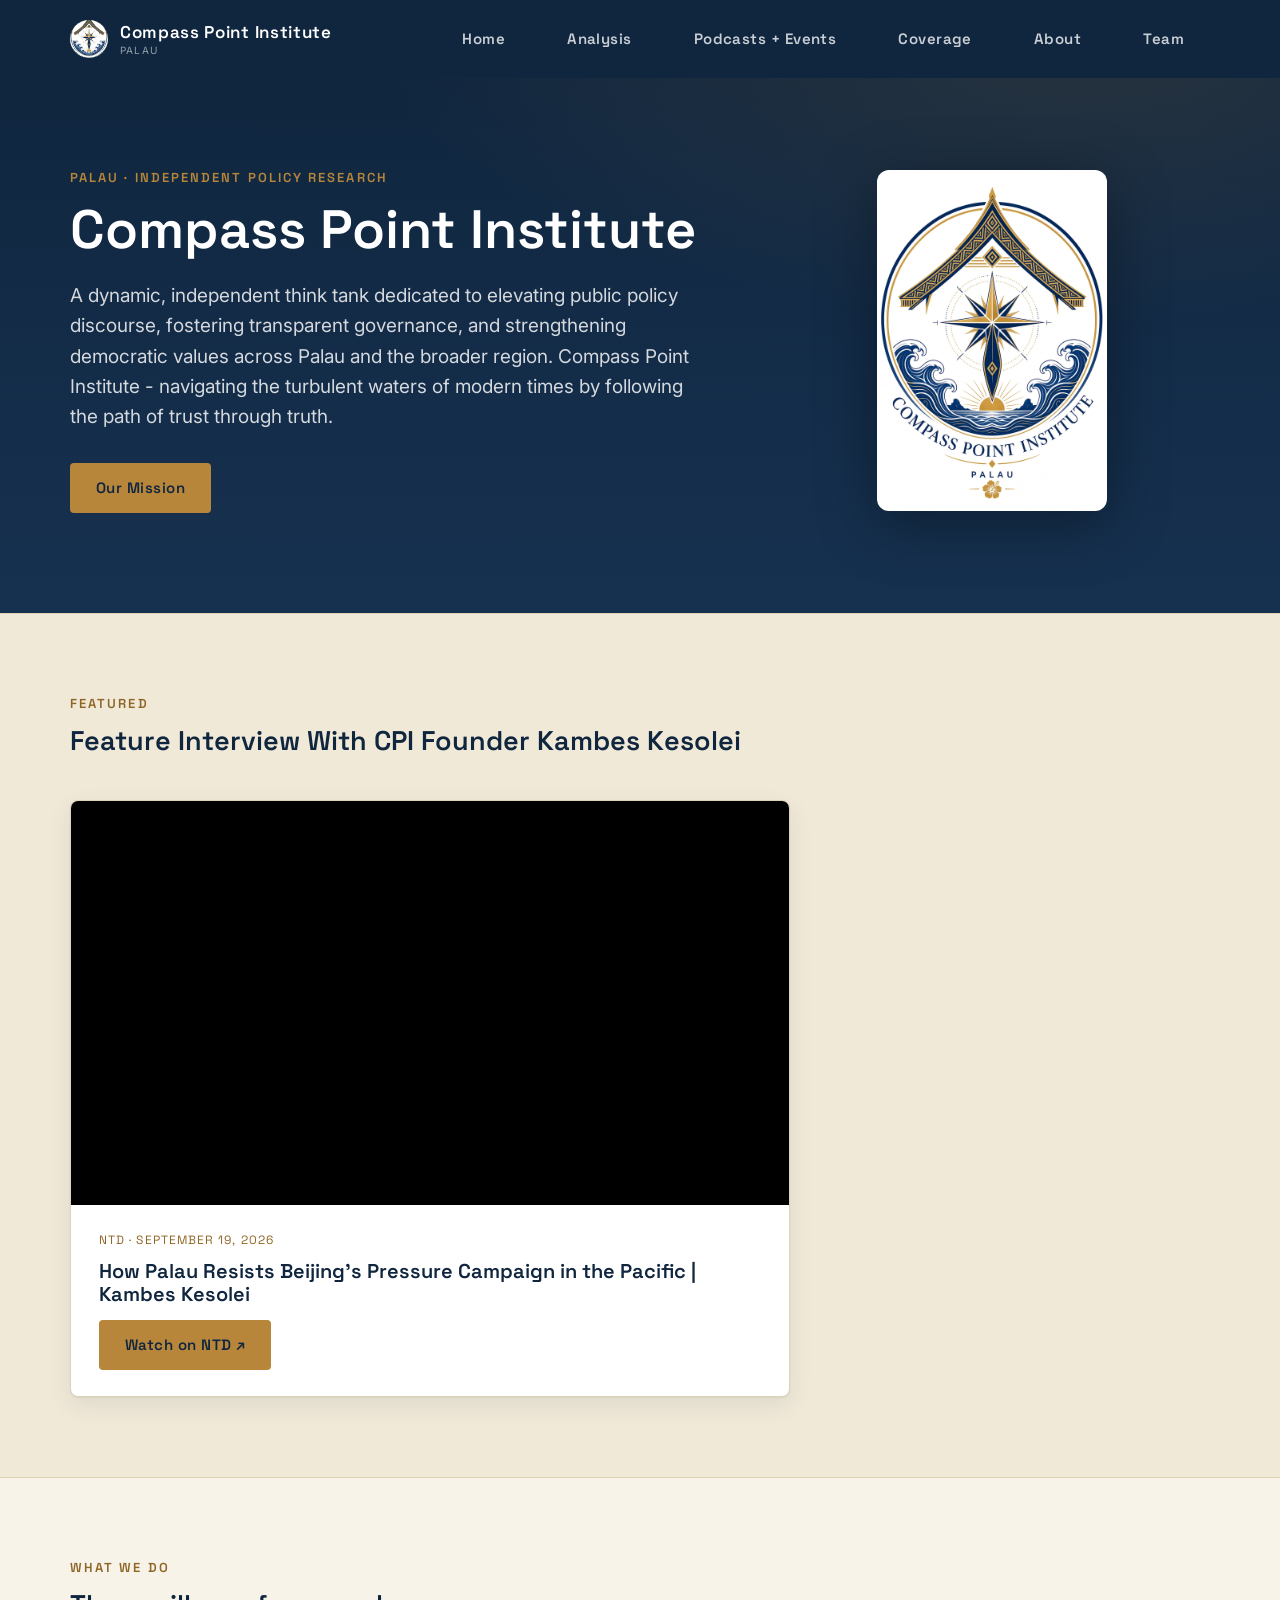
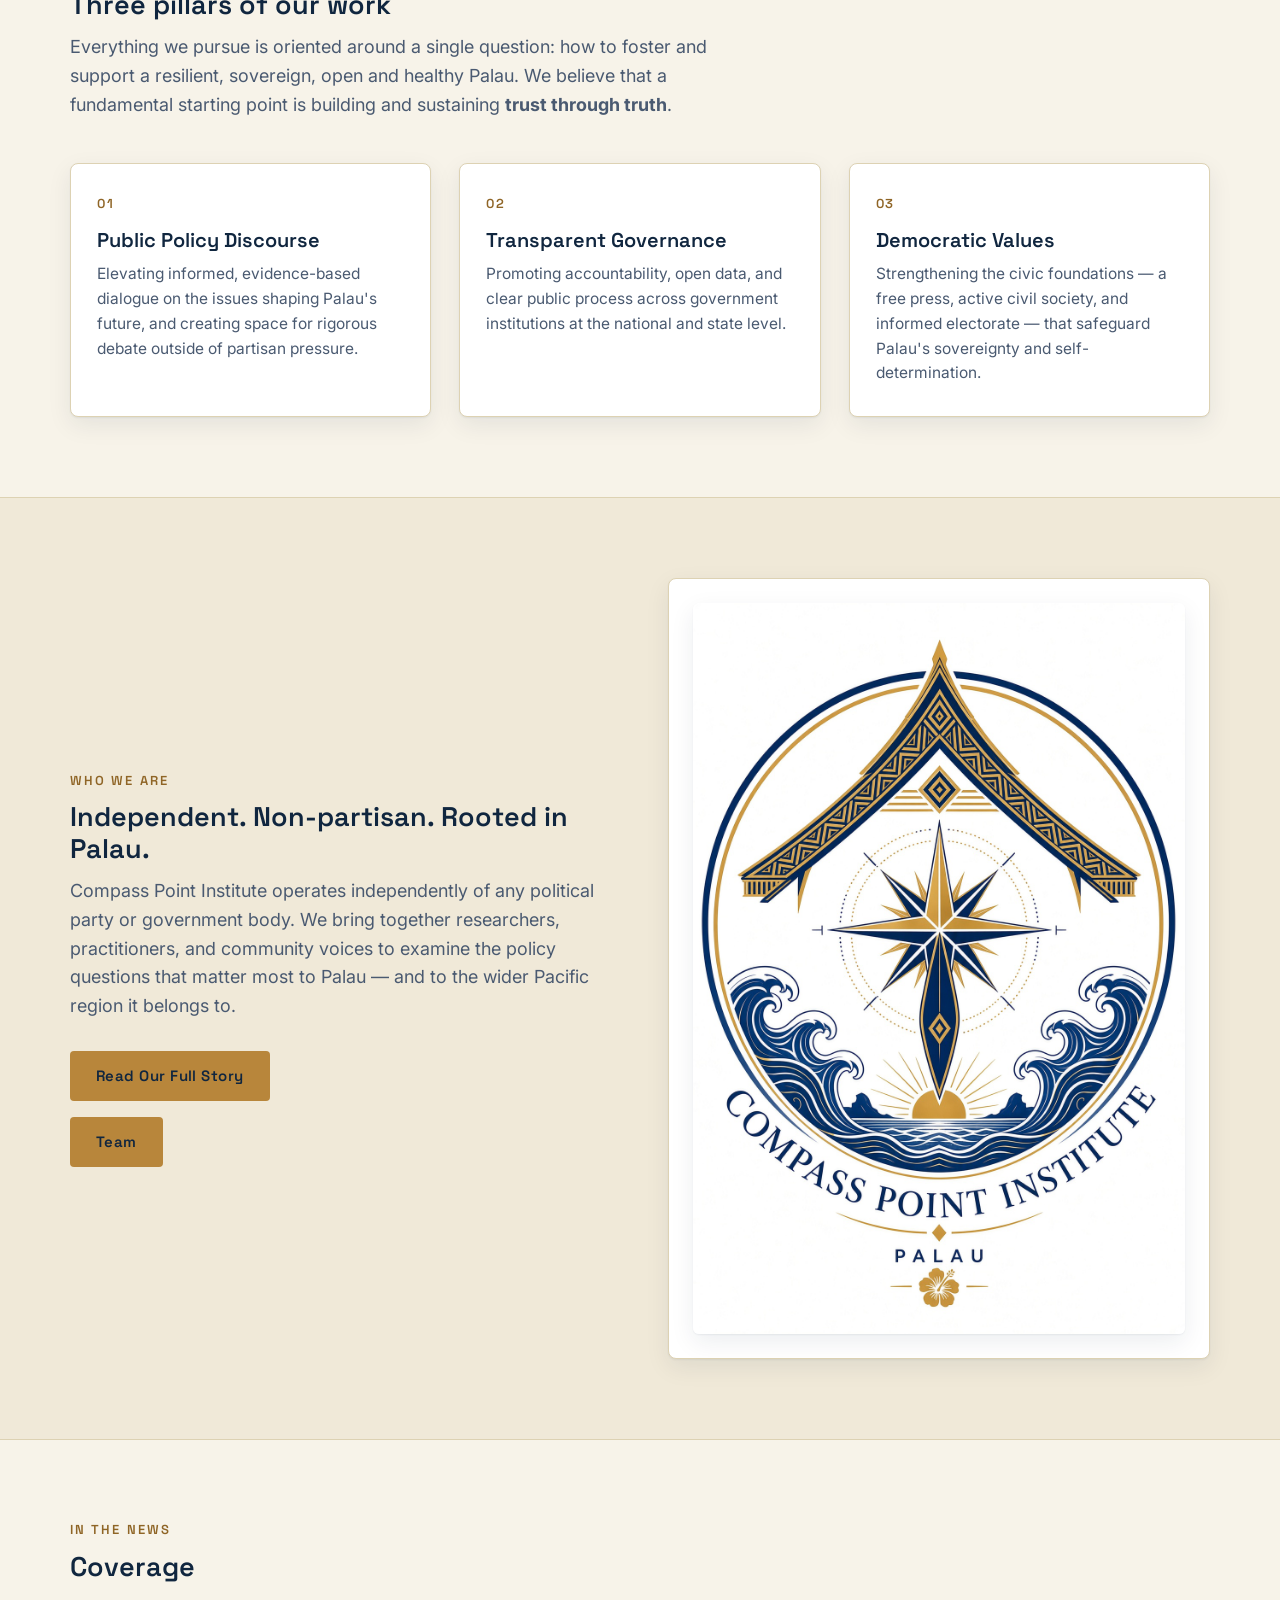
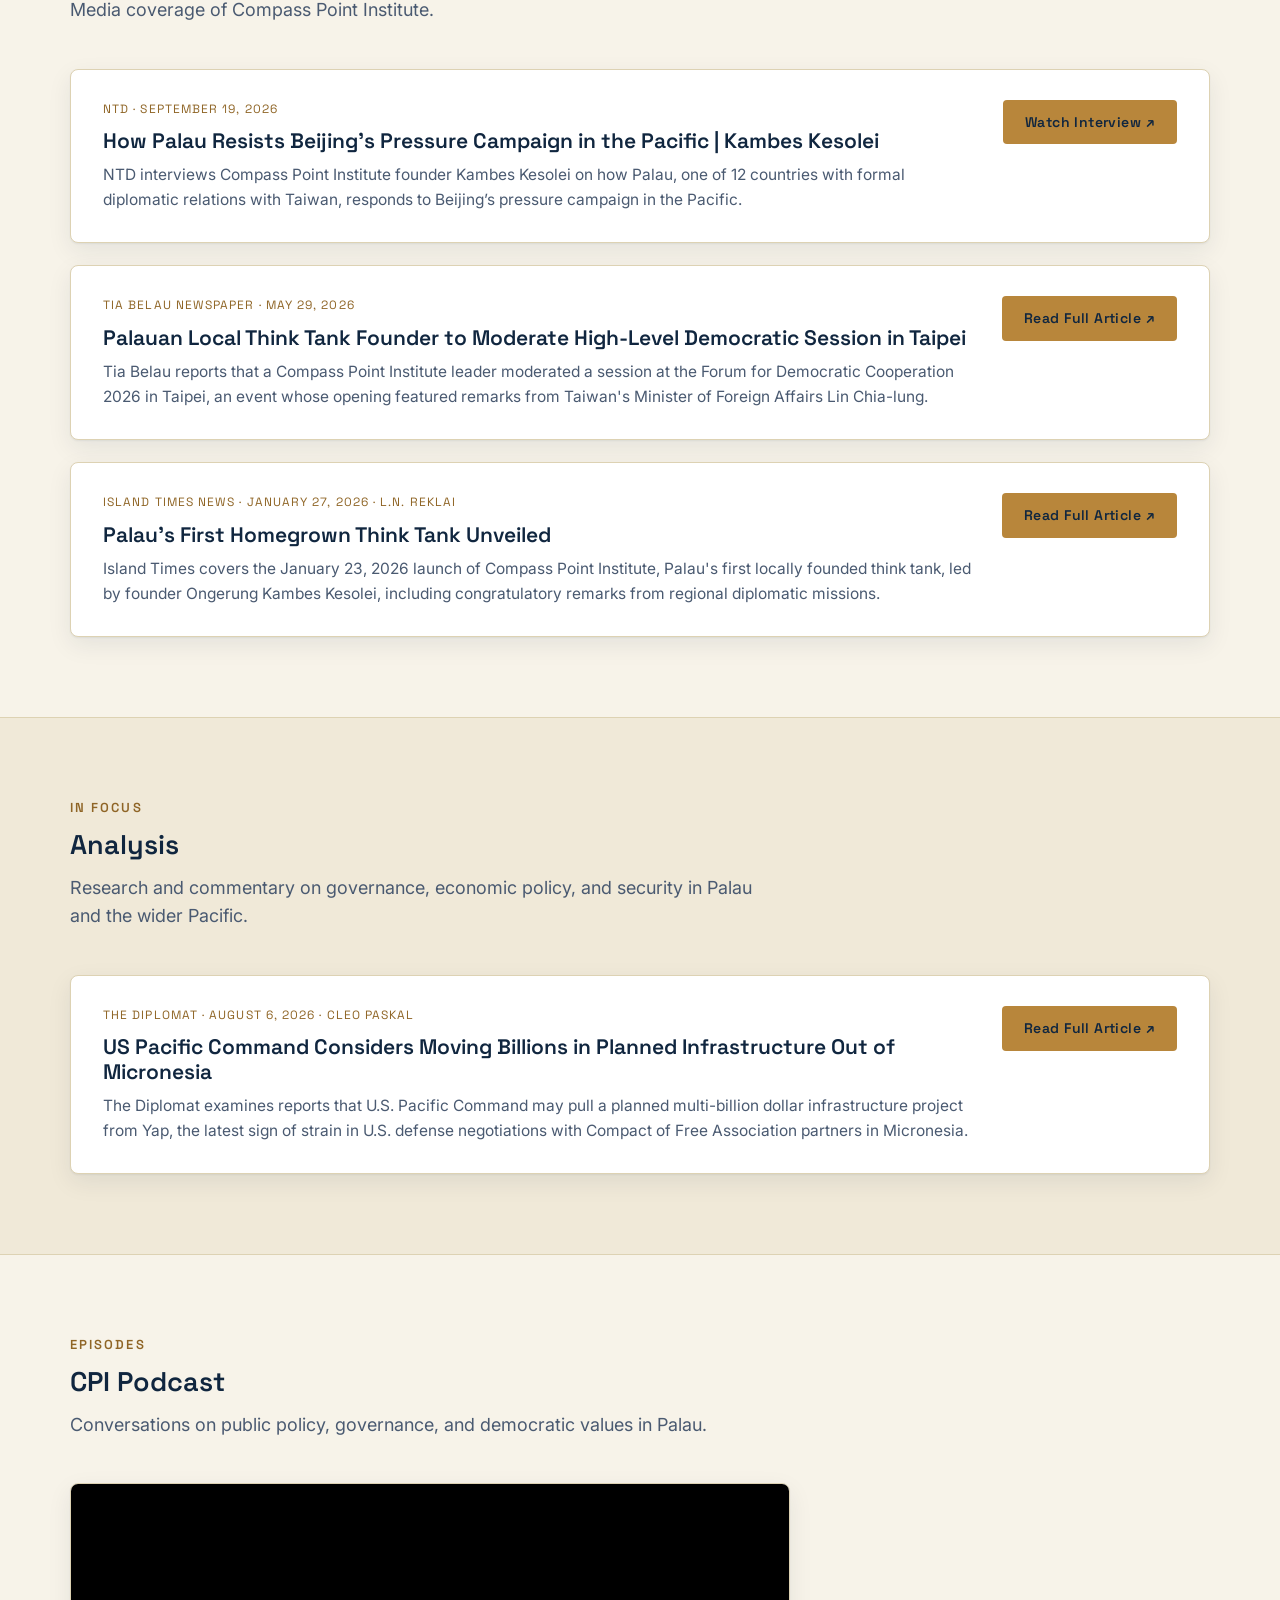
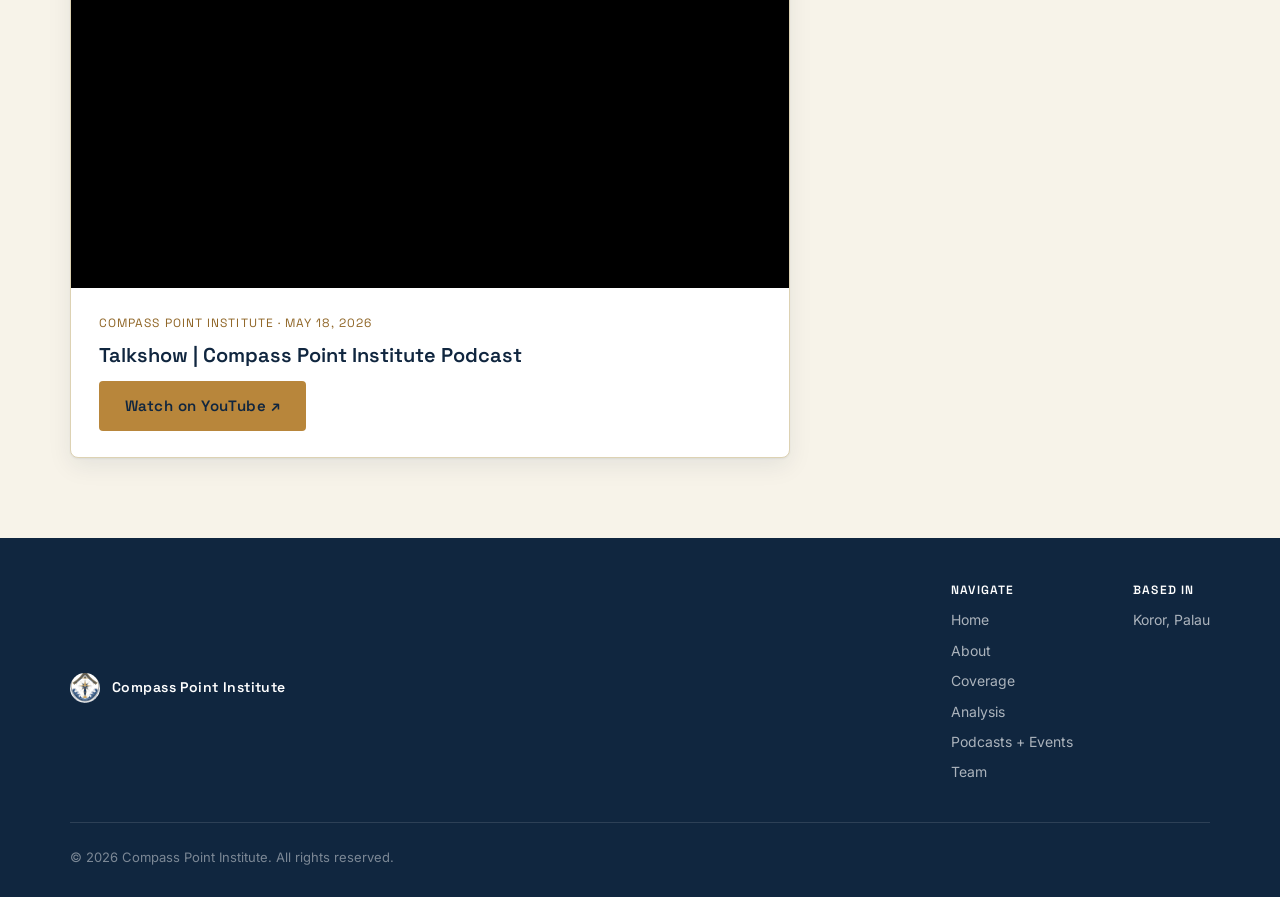
<file: index.html>
<!DOCTYPE html>
<html lang="en">
<head>
<meta charset="UTF-8">
<meta name="viewport" content="width=device-width, initial-scale=1.0">
<title>Compass Point Institute</title>
<meta name="description" content="Compass Point Institute is a dynamic, independent think tank based in Palau, dedicated to elevating public policy discourse, fostering transparent governance, and strengthening democratic values.">
<link rel="icon" type="image/jpeg" href="assets/logo.jpg">
<link rel="preconnect" href="https://fonts.googleapis.com">
<link href="https://fonts.googleapis.com/css2?family=Space+Grotesk:wght@500;600;700&family=Inter:wght@400;500;600&display=swap" rel="stylesheet">
<link rel="stylesheet" href="styles.css">
</head>
<body>

<nav class="site-nav">
  <div class="wrap site-nav-inner">
    <a href="index.html" class="brand">
      <img src="assets/logo.jpg" alt="Compass Point Institute emblem">
      <span class="brand-text">Compass Point Institute<small>Palau</small></span>
    </a>
    <button class="nav-toggle" aria-label="Toggle menu">&#9776;</button>
    <ul class="nav-links">
      <li><a href="index.html" class="btn btn-gold nav-btn">Home</a></li>
      <li><a href="analysis.html" class="btn btn-gold nav-btn">Analysis</a></li>
      <li><a href="podcast.html" class="btn btn-gold nav-btn">Podcasts + Events</a></li>
      <li><a href="#coverage" class="btn btn-gold nav-btn">Coverage</a></li>
      <li><a href="about.html" class="btn btn-gold nav-btn">About</a></li>
      <li><a href="team.html" class="btn btn-gold nav-btn">Team</a></li>
    </ul>
  </div>
</nav>

<header class="hero">
  <div class="wrap">
    <div>
      <span class="eyebrow">Palau &middot; Independent Policy Research</span>
      <h1>Compass Point Institute</h1>
      <p class="lede">A dynamic, independent think tank dedicated to elevating public policy discourse, fostering transparent governance, and strengthening democratic values across Palau and the broader region. Compass Point Institute - navigating the turbulent waters of modern times by following the path of trust through truth.</p>
      <div class="cta-row">
        <a href="about.html" class="btn btn-gold">Our Mission</a>
      </div>
    </div>
    <div class="hero-emblem">
      <img src="assets/logo.jpg" alt="Compass Point Institute emblem">
    </div>
  </div>
</header>

<section id="interview" class="section-alt">
  <div class="wrap">
    <div class="section-head">
      <span class="eyebrow">Featured</span>
      <h2>Feature Interview With CPI Founder Kambes Kesolei</h2>
    </div>
    <div class="episode-card">
      <div class="episode-video">
        <iframe src="https://vod.brightchat.com/embed/d9c59802-4cfe-4185-bcf0-d4fe8c8d384e" title="How Palau Resists Beijing's Pressure Campaign in the Pacific | Kambes Kesolei" allow="autoplay; fullscreen; picture-in-picture" allowfullscreen loading="lazy"></iframe>
      </div>
      <div class="episode-body">
        <span class="press-meta">NTD &middot; September 19, 2026</span>
        <h3>How Palau Resists Beijing&rsquo;s Pressure Campaign in the Pacific | Kambes Kesolei</h3>
        <a href="https://www.ntd.com/ntdplus/how-palau-resists-beijings-pressure-campaign-in-the-pacific-kambes-kesolei_1173812.html" class="btn btn-gold" target="_blank" rel="noopener">Watch on NTD &nearr;</a>
      </div>
    </div>
  </div>
</section>

<section>
  <div class="wrap">
    <div class="section-head">
      <span class="eyebrow">What We Do</span>
      <h2>Three pillars of our work</h2>
      <p>Everything we pursue is oriented around a single question: how to foster and support a resilient, sovereign, open and healthy Palau. We believe that a fundamental starting point is building and sustaining <strong>trust through truth</strong>.</p>
    </div>
    <div class="pillars">
      <div class="pillar-card">
        <span class="num">01</span>
        <h3>Public Policy Discourse</h3>
        <p>Elevating informed, evidence-based dialogue on the issues shaping Palau's future, and creating space for rigorous debate outside of partisan pressure.</p>
      </div>
      <div class="pillar-card">
        <span class="num">02</span>
        <h3>Transparent Governance</h3>
        <p>Promoting accountability, open data, and clear public process across government institutions at the national and state level.</p>
      </div>
      <div class="pillar-card">
        <span class="num">03</span>
        <h3>Democratic Values</h3>
        <p>Strengthening the civic foundations &mdash; a free press, active civil society, and informed electorate &mdash; that safeguard Palau's sovereignty and self-determination.</p>
      </div>
    </div>
  </div>
</section>

<section class="section-alt">
  <div class="wrap split">
    <div>
      <span class="eyebrow">Who We Are</span>
      <h2>Independent. Non-partisan. Rooted in Palau.</h2>
      <p>Compass Point Institute operates independently of any political party or government body. We bring together researchers, practitioners, and community voices to examine the policy questions that matter most to Palau &mdash; and to the wider Pacific region it belongs to.</p>
      <div class="cta-row" style="flex-direction: column; align-items: flex-start;">
        <a href="about.html" class="btn btn-gold">Read Our Full Story</a>
        <a href="team.html" class="btn btn-gold">Team</a>
      </div>
    </div>
    <div class="img-box">
      <img src="assets/logo.jpg" alt="Compass Point Institute emblem">
    </div>
  </div>
</section>

<section id="coverage">
  <div class="wrap">
    <div class="section-head">
      <span class="eyebrow">In The News</span>
      <h2>Coverage</h2>
      <p>Media coverage of Compass Point Institute.</p>
    </div>
    <div class="press-list">
      <article class="press-card">
        <div class="press-card-body">
          <span class="press-meta">NTD &middot; September 19, 2026</span>
          <h3>How Palau Resists Beijing&rsquo;s Pressure Campaign in the Pacific | Kambes Kesolei</h3>
          <p>NTD interviews Compass Point Institute founder Kambes Kesolei on how Palau, one of 12 countries with formal diplomatic relations with Taiwan, responds to Beijing&rsquo;s pressure campaign in the Pacific.</p>
        </div>
        <a href="https://www.ntd.com/ntdplus/how-palau-resists-beijings-pressure-campaign-in-the-pacific-kambes-kesolei_1173812.html" class="btn btn-gold" target="_blank" rel="noopener">Watch Interview &nearr;</a>
      </article>
      <article class="press-card">
        <div class="press-card-body">
          <span class="press-meta">Tia Belau Newspaper &middot; May 29, 2026</span>
          <h3>Palauan Local Think Tank Founder to Moderate High-Level Democratic Session in Taipei</h3>
          <p>Tia Belau reports that a Compass Point Institute leader moderated a session at the Forum for Democratic Cooperation 2026 in Taipei, an event whose opening featured remarks from Taiwan's Minister of Foreign Affairs Lin Chia-lung.</p>
        </div>
        <a href="https://www.tiabelaunews.com/palauan-local-think-tank-founder-to-moderate-high-level-democratic-session-in-taipei/" class="btn btn-gold" target="_blank" rel="noopener">Read Full Article &nearr;</a>
      </article>
      <article class="press-card">
        <div class="press-card-body">
          <span class="press-meta">Island Times News &middot; January 27, 2026 &middot; L.N. Reklai</span>
          <h3>Palau's First Homegrown Think Tank Unveiled</h3>
          <p>Island Times covers the January 23, 2026 launch of Compass Point Institute, Palau's first locally founded think tank, led by founder Ongerung Kambes Kesolei, including congratulatory remarks from regional diplomatic missions.</p>
        </div>
        <a href="https://islandtimes.org/palaus-first-homegrown-think-tank-unveiled/" class="btn btn-gold" target="_blank" rel="noopener">Read Full Article &nearr;</a>
      </article>
    </div>
  </div>
</section>

<section id="analysis" class="section-alt">
  <div class="wrap">
    <div class="section-head">
      <span class="eyebrow">In Focus</span>
      <h2>Analysis</h2>
      <p>Research and commentary on governance, economic policy, and security in Palau and the wider Pacific.</p>
    </div>
    <div class="press-list">
      <article class="press-card">
        <div class="press-card-body">
          <span class="press-meta">The Diplomat &middot; August 6, 2026 &middot; Cleo Paskal</span>
          <h3>US Pacific Command Considers Moving Billions in Planned Infrastructure Out of Micronesia</h3>
          <p>The Diplomat examines reports that U.S. Pacific Command may pull a planned multi-billion dollar infrastructure project from Yap, the latest sign of strain in U.S. defense negotiations with Compact of Free Association partners in Micronesia.</p>
        </div>
        <a href="https://thediplomat.com/2026/08/us-pacific-command-considers-moving-billions-in-planned-infrastructure-out-of-micronesia/" class="btn btn-gold" target="_blank" rel="noopener">Read Full Article &nearr;</a>
      </article>
    </div>
  </div>
</section>

<section id="podcast">
  <div class="wrap">
    <div class="section-head">
      <span class="eyebrow">Episodes</span>
      <h2>CPI Podcast</h2>
      <p>Conversations on public policy, governance, and democratic values in Palau.</p>
    </div>
    <div class="episode-card">
      <div class="episode-video">
        <iframe src="https://www.youtube.com/embed/YIsRON-BPAM" title="Compass Point Institute Podcast" allow="accelerometer; autoplay; clipboard-write; encrypted-media; gyroscope; picture-in-picture; web-share" allowfullscreen></iframe>
      </div>
      <div class="episode-body">
        <span class="press-meta">Compass Point Institute &middot; May 18, 2026</span>
        <h3>Talkshow | Compass Point Institute Podcast</h3>
        <a href="https://www.youtube.com/watch?v=YIsRON-BPAM" class="btn btn-gold" target="_blank" rel="noopener">Watch on YouTube &nearr;</a>
      </div>
    </div>
  </div>
</section>

<footer class="site-footer">
  <div class="wrap">
    <div class="footer-top">
      <div class="footer-brand">
        <img src="assets/logo.jpg" alt="Compass Point Institute emblem">
        <span>Compass Point Institute</span>
      </div>
      <div class="footer-cols">
        <div class="footer-col">
          <h4>Navigate</h4>
          <a href="index.html">Home</a>
          <a href="about.html">About</a>
          <a href="#coverage">Coverage</a>
          <a href="analysis.html">Analysis</a>
          <a href="podcast.html">Podcasts + Events</a>
          <a href="team.html">Team</a>
        </div>
        <div class="footer-col">
          <h4>Based In</h4>
          <p>Koror, Palau</p>
        </div>
      </div>
    </div>
    <div class="footer-bottom">
      <span>&copy; 2026 Compass Point Institute. All rights reserved.</span>
    </div>
  </div>
</footer>

<script src="app.js"></script>
</body>
</html>
</file>
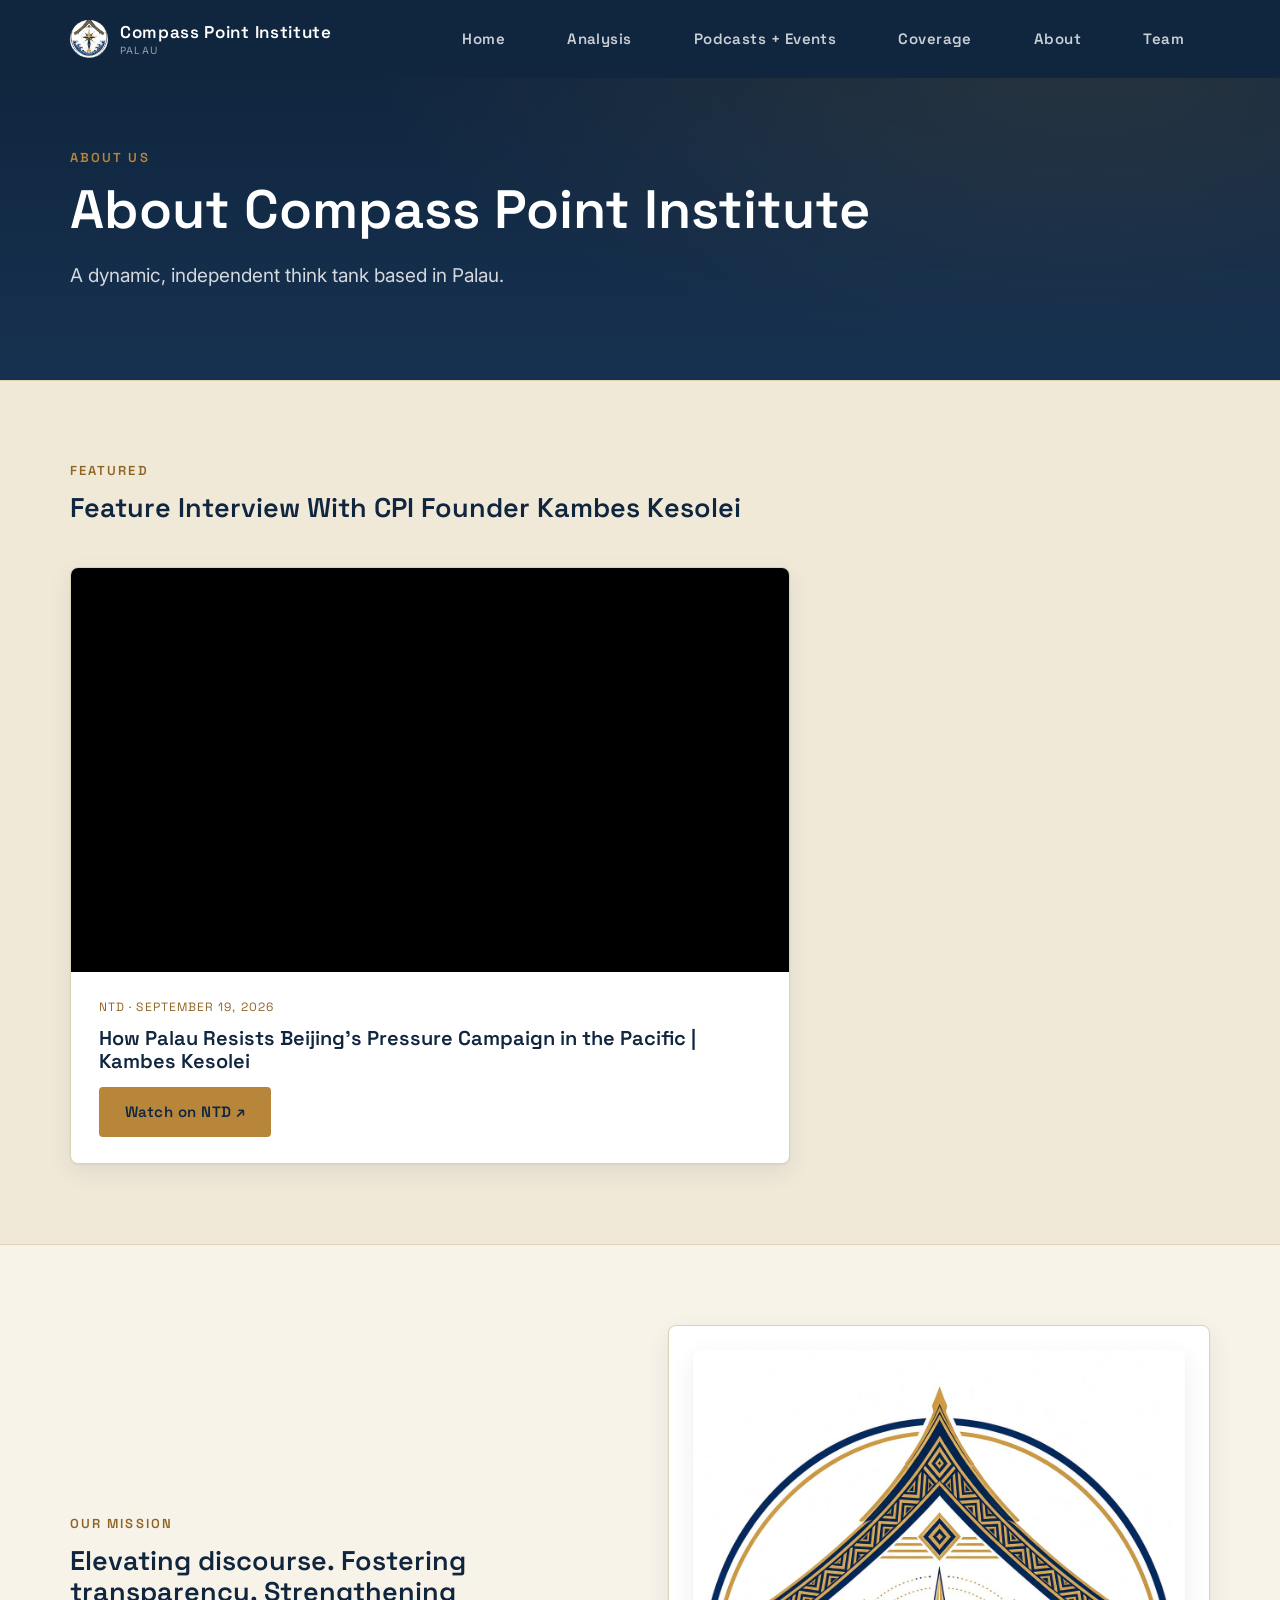
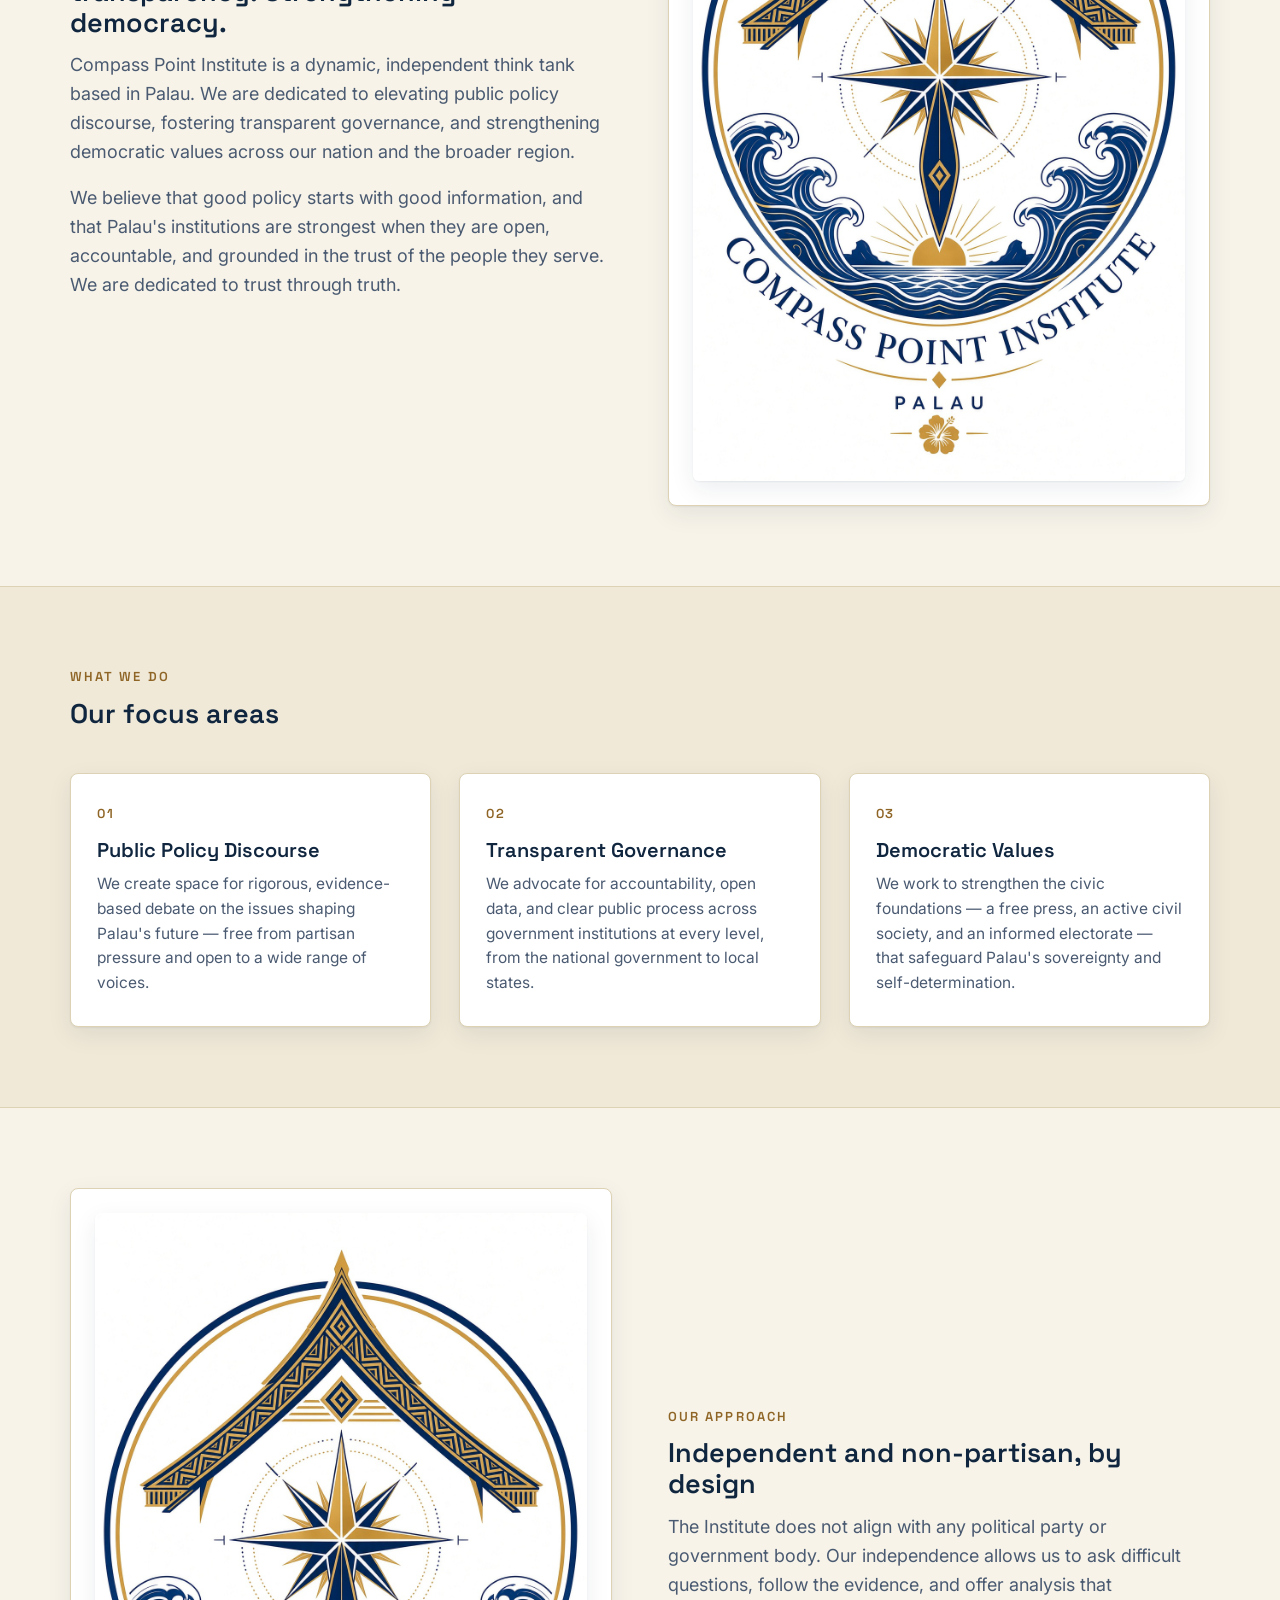
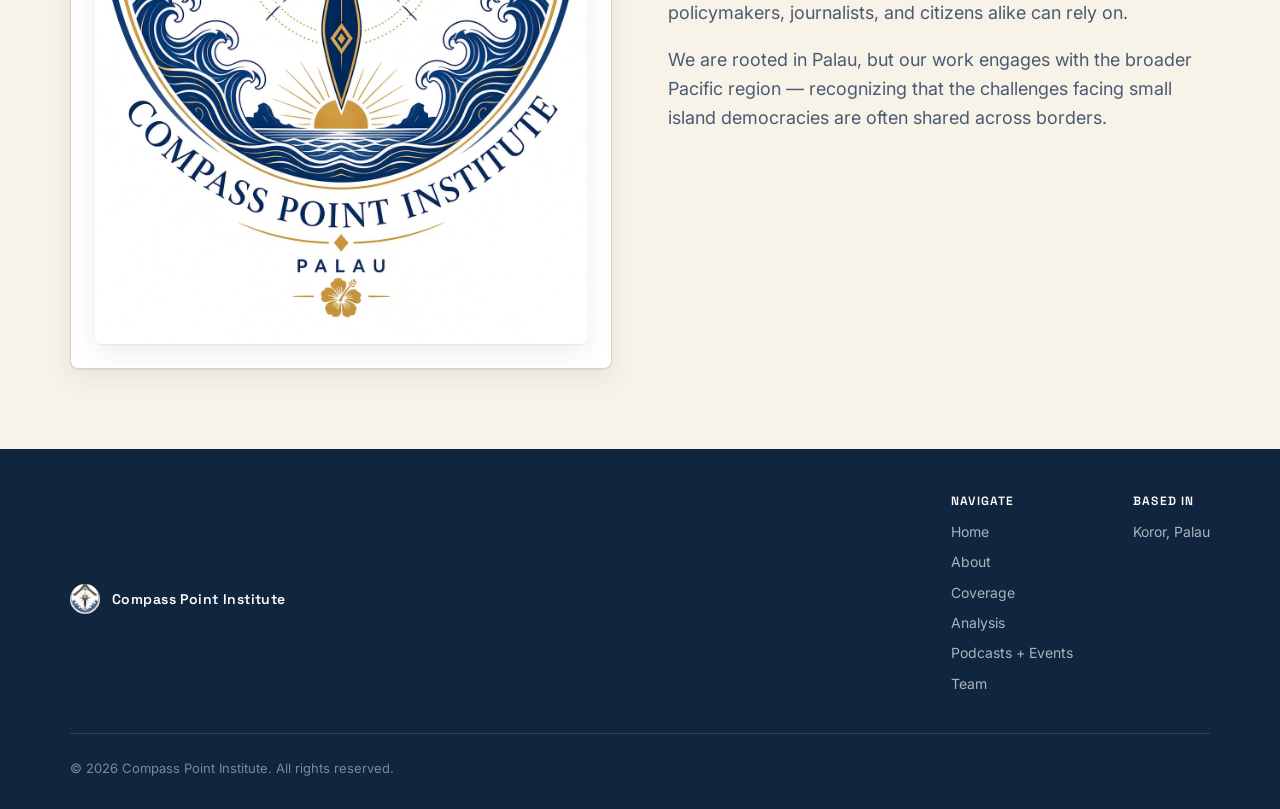
<file: about.html>
<!DOCTYPE html>
<html lang="en">
<head>
<meta charset="UTF-8">
<meta name="viewport" content="width=device-width, initial-scale=1.0">
<title>About &mdash; Compass Point Institute</title>
<meta name="description" content="Learn about Compass Point Institute's mission to elevate public policy discourse, foster transparent governance, and strengthen democratic values in Palau.">
<link rel="icon" type="image/jpeg" href="assets/logo.jpg">
<link rel="preconnect" href="https://fonts.googleapis.com">
<link href="https://fonts.googleapis.com/css2?family=Space+Grotesk:wght@500;600;700&family=Inter:wght@400;500;600&display=swap" rel="stylesheet">
<link rel="stylesheet" href="styles.css">
</head>
<body>

<nav class="site-nav">
  <div class="wrap site-nav-inner">
    <a href="index.html" class="brand">
      <img src="assets/logo.jpg" alt="Compass Point Institute emblem">
      <span class="brand-text">Compass Point Institute<small>Palau</small></span>
    </a>
    <button class="nav-toggle" aria-label="Toggle menu">&#9776;</button>
    <ul class="nav-links">
      <li><a href="index.html" class="btn btn-gold nav-btn">Home</a></li>
      <li><a href="analysis.html" class="btn btn-gold nav-btn">Analysis</a></li>
      <li><a href="podcast.html" class="btn btn-gold nav-btn">Podcasts + Events</a></li>
      <li><a href="index.html#coverage" class="btn btn-gold nav-btn">Coverage</a></li>
      <li><a href="about.html" class="btn btn-gold nav-btn">About</a></li>
      <li><a href="team.html" class="btn btn-gold nav-btn">Team</a></li>
    </ul>
  </div>
</nav>

<header class="hero" style="padding: 70px 0;">
  <div class="wrap" style="grid-template-columns: 1fr;">
    <div>
      <span class="eyebrow">About Us</span>
      <h1>About Compass Point Institute</h1>
      <p class="lede">A dynamic, independent think tank based in Palau.</p>
    </div>
  </div>
</header>

<section id="interview" class="section-alt">
  <div class="wrap">
    <div class="section-head">
      <span class="eyebrow">Featured</span>
      <h2>Feature Interview With CPI Founder Kambes Kesolei</h2>
    </div>
    <div class="episode-card">
      <div class="episode-video">
        <iframe src="https://vod.brightchat.com/embed/d9c59802-4cfe-4185-bcf0-d4fe8c8d384e" title="How Palau Resists Beijing's Pressure Campaign in the Pacific | Kambes Kesolei" allow="autoplay; fullscreen; picture-in-picture" allowfullscreen loading="lazy"></iframe>
      </div>
      <div class="episode-body">
        <span class="press-meta">NTD &middot; September 19, 2026</span>
        <h3>How Palau Resists Beijing&rsquo;s Pressure Campaign in the Pacific | Kambes Kesolei</h3>
        <a href="https://www.ntd.com/ntdplus/how-palau-resists-beijings-pressure-campaign-in-the-pacific-kambes-kesolei_1173812.html" class="btn btn-gold" target="_blank" rel="noopener">Watch on NTD &nearr;</a>
      </div>
    </div>
  </div>
</section>

<section>
  <div class="wrap split">
    <div>
      <span class="eyebrow">Our Mission</span>
      <h2>Elevating discourse. Fostering transparency. Strengthening democracy.</h2>
      <p>Compass Point Institute is a dynamic, independent think tank based in Palau. We are dedicated to elevating public policy discourse, fostering transparent governance, and strengthening democratic values across our nation and the broader region.</p>
      <p>We believe that good policy starts with good information, and that Palau's institutions are strongest when they are open, accountable, and grounded in the trust of the people they serve. We are dedicated to trust through truth.</p>
    </div>
    <div class="img-box">
      <img src="assets/logo.jpg" alt="Compass Point Institute emblem">
    </div>
  </div>
</section>

<section class="section-alt">
  <div class="wrap">
    <div class="section-head">
      <span class="eyebrow">What We Do</span>
      <h2>Our focus areas</h2>
    </div>
    <div class="pillars">
      <div class="pillar-card">
        <span class="num">01</span>
        <h3>Public Policy Discourse</h3>
        <p>We create space for rigorous, evidence-based debate on the issues shaping Palau's future &mdash; free from partisan pressure and open to a wide range of voices.</p>
      </div>
      <div class="pillar-card">
        <span class="num">02</span>
        <h3>Transparent Governance</h3>
        <p>We advocate for accountability, open data, and clear public process across government institutions at every level, from the national government to local states.</p>
      </div>
      <div class="pillar-card">
        <span class="num">03</span>
        <h3>Democratic Values</h3>
        <p>We work to strengthen the civic foundations &mdash; a free press, an active civil society, and an informed electorate &mdash; that safeguard Palau's sovereignty and self-determination.</p>
      </div>
    </div>
  </div>
</section>

<section>
  <div class="wrap split">
    <div class="img-box">
      <img src="assets/logo.jpg" alt="Compass Point Institute emblem">
    </div>
    <div>
      <span class="eyebrow">Our Approach</span>
      <h2>Independent and non-partisan, by design</h2>
      <p>The Institute does not align with any political party or government body. Our independence allows us to ask difficult questions, follow the evidence, and offer analysis that policymakers, journalists, and citizens alike can rely on.</p>
      <p>We are rooted in Palau, but our work engages with the broader Pacific region &mdash; recognizing that the challenges facing small island democracies are often shared across borders.</p>
    </div>
  </div>
</section>

<footer class="site-footer">
  <div class="wrap">
    <div class="footer-top">
      <div class="footer-brand">
        <img src="assets/logo.jpg" alt="Compass Point Institute emblem">
        <span>Compass Point Institute</span>
      </div>
      <div class="footer-cols">
        <div class="footer-col">
          <h4>Navigate</h4>
          <a href="index.html">Home</a>
          <a href="about.html">About</a>
          <a href="index.html#coverage">Coverage</a>
          <a href="analysis.html">Analysis</a>
          <a href="podcast.html">Podcasts + Events</a>
          <a href="team.html">Team</a>
        </div>
        <div class="footer-col">
          <h4>Based In</h4>
          <p>Koror, Palau</p>
        </div>
      </div>
    </div>
    <div class="footer-bottom">
      <span>&copy; 2026 Compass Point Institute. All rights reserved.</span>
    </div>
  </div>
</footer>

<script src="app.js"></script>
</body>
</html>
</file>
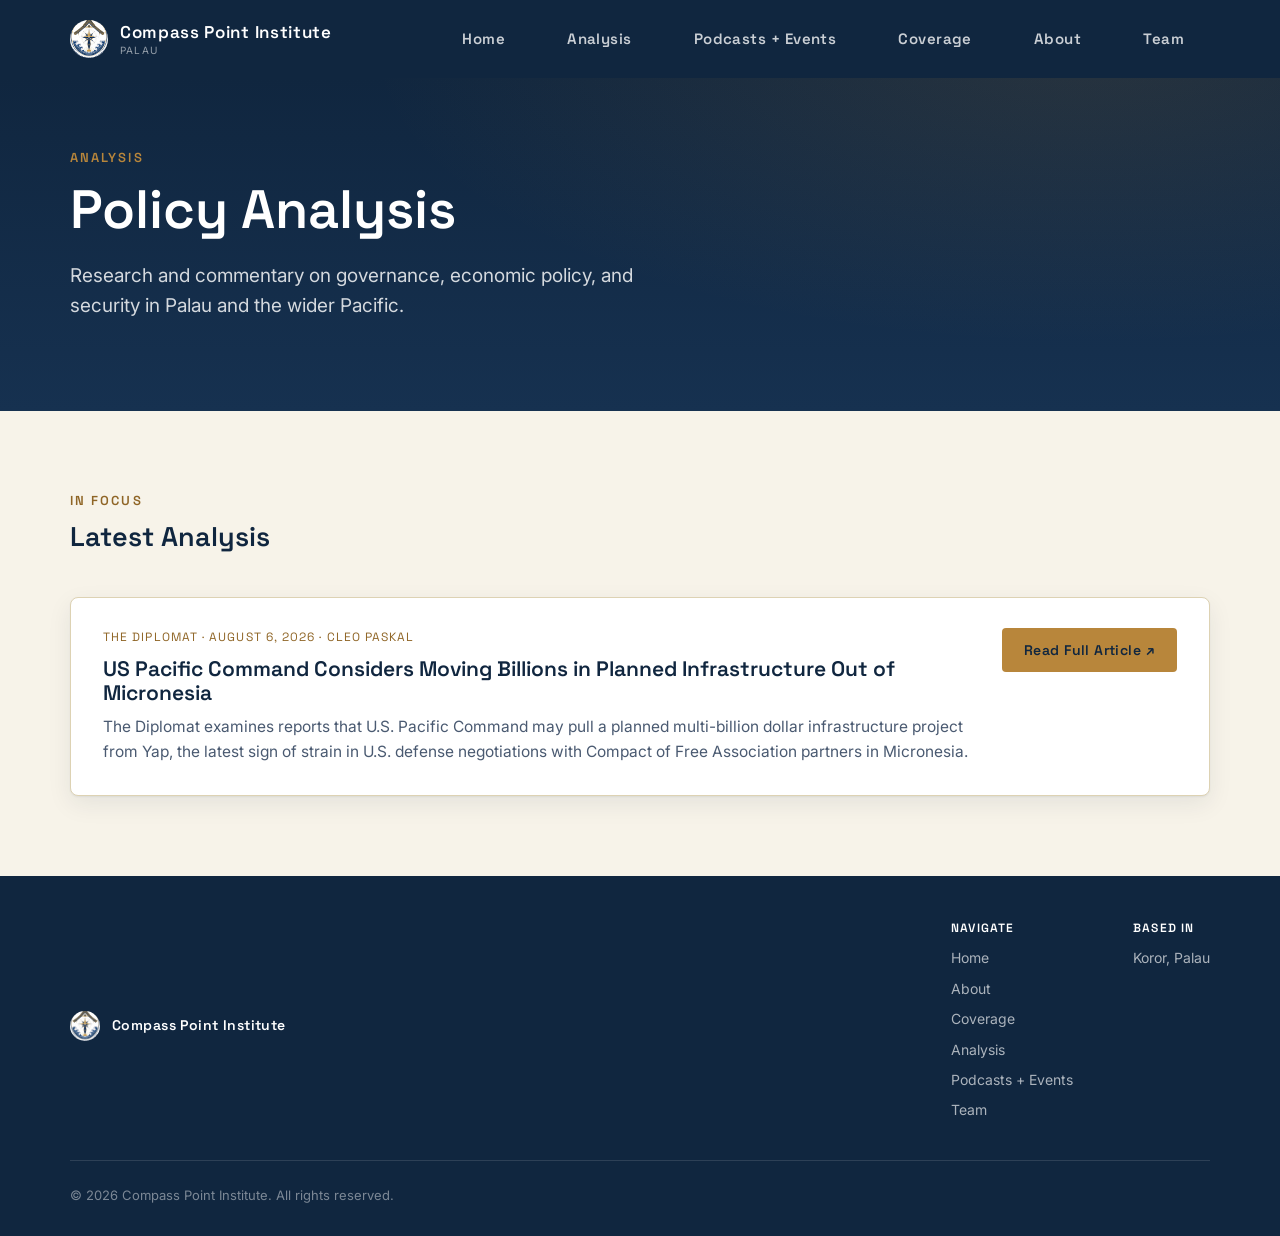
<file: analysis.html>
<!DOCTYPE html>
<html lang="en">
<head>
<meta charset="UTF-8">
<meta name="viewport" content="width=device-width, initial-scale=1.0">
<title>Analysis &mdash; Compass Point Institute</title>
<meta name="description" content="Policy analysis and research from Compass Point Institute on governance, economic policy, and sustainability in Palau.">
<link rel="icon" type="image/jpeg" href="assets/logo.jpg">
<link rel="preconnect" href="https://fonts.googleapis.com">
<link href="https://fonts.googleapis.com/css2?family=Space+Grotesk:wght@500;600;700&family=Inter:wght@400;500;600&display=swap" rel="stylesheet">
<link rel="stylesheet" href="styles.css">
</head>
<body>

<nav class="site-nav">
  <div class="wrap site-nav-inner">
    <a href="index.html" class="brand">
      <img src="assets/logo.jpg" alt="Compass Point Institute emblem">
      <span class="brand-text">Compass Point Institute<small>Palau</small></span>
    </a>
    <button class="nav-toggle" aria-label="Toggle menu">&#9776;</button>
    <ul class="nav-links">
      <li><a href="index.html" class="btn btn-gold nav-btn">Home</a></li>
      <li><a href="analysis.html" class="btn btn-gold nav-btn">Analysis</a></li>
      <li><a href="podcast.html" class="btn btn-gold nav-btn">Podcasts + Events</a></li>
      <li><a href="index.html#coverage" class="btn btn-gold nav-btn">Coverage</a></li>
      <li><a href="about.html" class="btn btn-gold nav-btn">About</a></li>
      <li><a href="team.html" class="btn btn-gold nav-btn">Team</a></li>
    </ul>
  </div>
</nav>

<header class="hero" style="padding: 70px 0;">
  <div class="wrap" style="grid-template-columns: 1fr;">
    <div>
      <span class="eyebrow">Analysis</span>
      <h1>Policy Analysis</h1>
      <p class="lede">Research and commentary on governance, economic policy, and security in Palau and the wider Pacific.</p>
    </div>
  </div>
</header>

<section>
  <div class="wrap">
    <div class="section-head">
      <span class="eyebrow">In Focus</span>
      <h2>Latest Analysis</h2>
    </div>
    <div class="press-list">
      <article class="press-card">
        <div class="press-card-body">
          <span class="press-meta">The Diplomat &middot; August 6, 2026 &middot; Cleo Paskal</span>
          <h3>US Pacific Command Considers Moving Billions in Planned Infrastructure Out of Micronesia</h3>
          <p>The Diplomat examines reports that U.S. Pacific Command may pull a planned multi-billion dollar infrastructure project from Yap, the latest sign of strain in U.S. defense negotiations with Compact of Free Association partners in Micronesia.</p>
        </div>
        <a href="https://thediplomat.com/2026/08/us-pacific-command-considers-moving-billions-in-planned-infrastructure-out-of-micronesia/" class="btn btn-gold" target="_blank" rel="noopener">Read Full Article &nearr;</a>
      </article>
    </div>
  </div>
</section>

<footer class="site-footer">
  <div class="wrap">
    <div class="footer-top">
      <div class="footer-brand">
        <img src="assets/logo.jpg" alt="Compass Point Institute emblem">
        <span>Compass Point Institute</span>
      </div>
      <div class="footer-cols">
        <div class="footer-col">
          <h4>Navigate</h4>
          <a href="index.html">Home</a>
          <a href="about.html">About</a>
          <a href="index.html#coverage">Coverage</a>
          <a href="analysis.html">Analysis</a>
          <a href="podcast.html">Podcasts + Events</a>
          <a href="team.html">Team</a>
        </div>
        <div class="footer-col">
          <h4>Based In</h4>
          <p>Koror, Palau</p>
        </div>
      </div>
    </div>
    <div class="footer-bottom">
      <span>&copy; 2026 Compass Point Institute. All rights reserved.</span>
    </div>
  </div>
</footer>

<script src="app.js"></script>
</body>
</html>
</file>
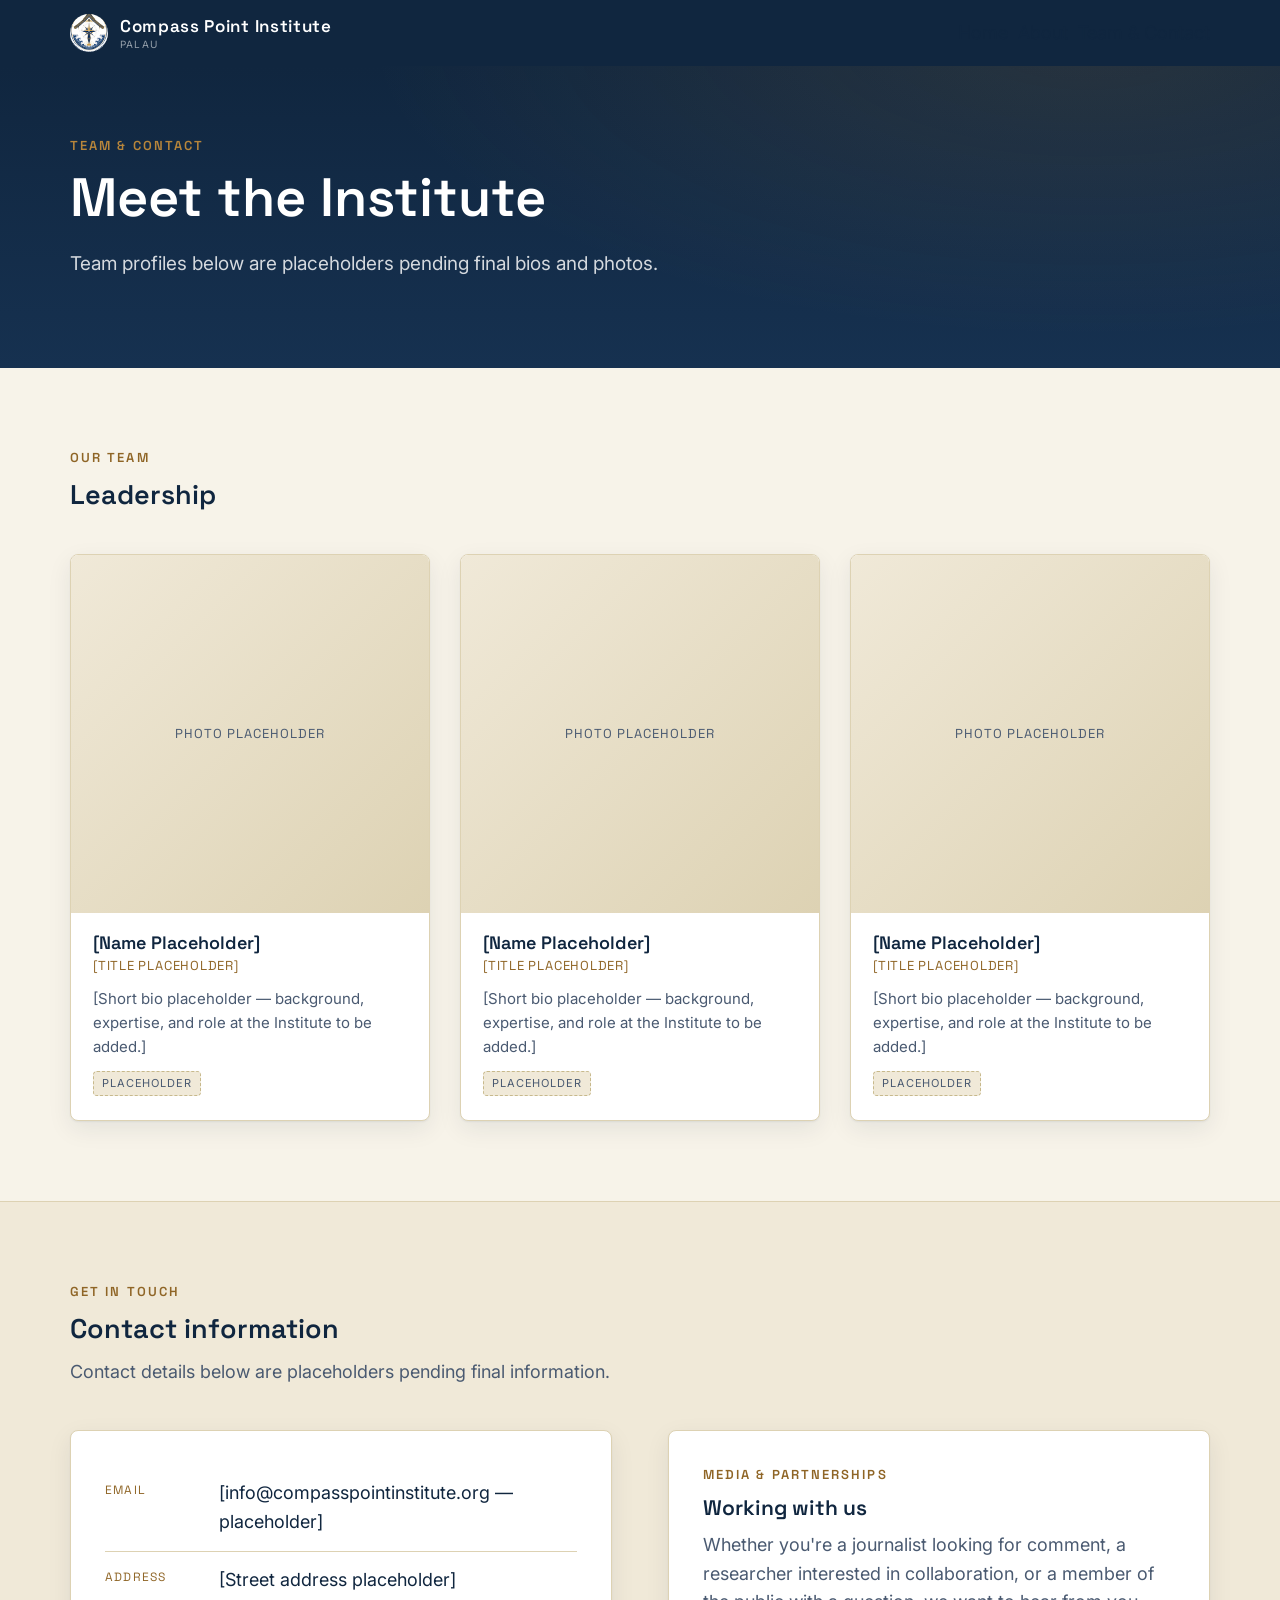
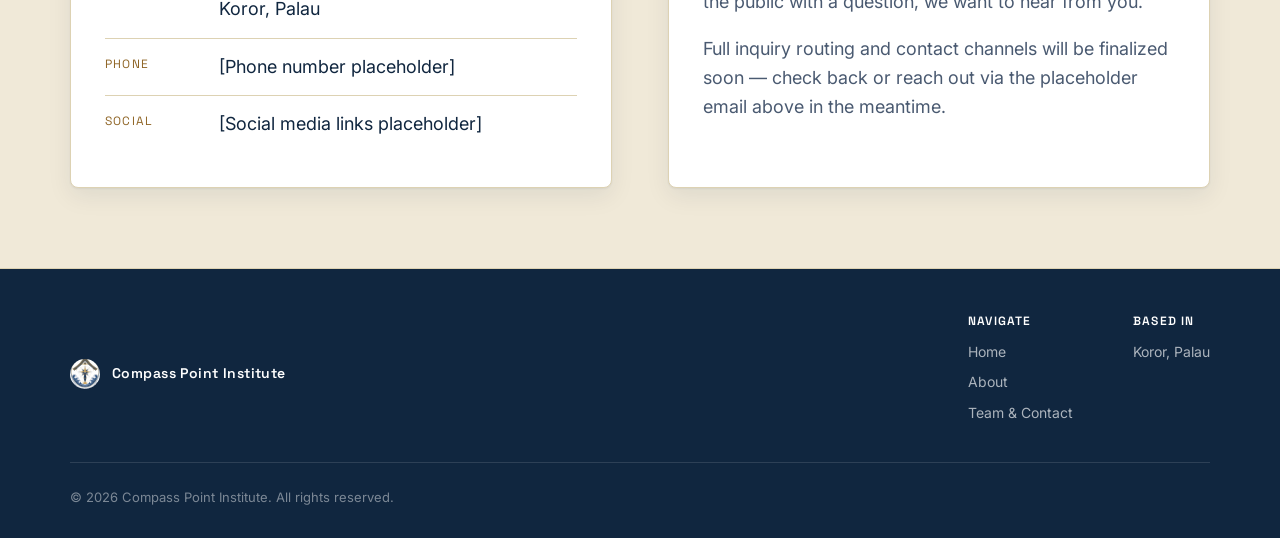
<file: contact.html>
<!DOCTYPE html>
<html lang="en">
<head>
<meta charset="UTF-8">
<meta name="viewport" content="width=device-width, initial-scale=1.0">
<title>Team &amp; Contact &mdash; Compass Point Institute</title>
<meta name="description" content="Meet the team at Compass Point Institute and get in touch.">
<link rel="icon" type="image/jpeg" href="assets/logo.jpg">
<link rel="preconnect" href="https://fonts.googleapis.com">
<link href="https://fonts.googleapis.com/css2?family=Space+Grotesk:wght@500;600;700&family=Inter:wght@400;500;600&display=swap" rel="stylesheet">
<link rel="stylesheet" href="styles.css">
</head>
<body>

<nav class="site-nav">
  <div class="wrap site-nav-inner">
    <a href="index.html" class="brand">
      <img src="assets/logo.jpg" alt="Compass Point Institute emblem">
      <span class="brand-text">Compass Point Institute<small>Palau</small></span>
    </a>
    <button class="nav-toggle" aria-label="Toggle menu">&#9776;</button>
    <ul class="nav-links">
      <li><a href="index.html">Home</a></li>
      <li><a href="about.html">About</a></li>
      <li><a href="contact.html" class="on">Team &amp; Contact</a></li>
    </ul>
  </div>
</nav>

<header class="hero" style="padding: 70px 0;">
  <div class="wrap" style="grid-template-columns: 1fr;">
    <div>
      <span class="eyebrow">Team &amp; Contact</span>
      <h1>Meet the Institute</h1>
      <p class="lede">Team profiles below are placeholders pending final bios and photos.</p>
    </div>
  </div>
</header>

<section>
  <div class="wrap">
    <div class="section-head">
      <span class="eyebrow">Our Team</span>
      <h2>Leadership</h2>
    </div>
    <div class="team-grid">
      <div class="team-card">
        <div class="team-photo">Photo Placeholder</div>
        <div class="team-body">
          <h3>[Name Placeholder]</h3>
          <span class="team-role">[Title Placeholder]</span>
          <p>[Short bio placeholder &mdash; background, expertise, and role at the Institute to be added.]</p>
          <span class="placeholder-tag">Placeholder</span>
        </div>
      </div>
      <div class="team-card">
        <div class="team-photo">Photo Placeholder</div>
        <div class="team-body">
          <h3>[Name Placeholder]</h3>
          <span class="team-role">[Title Placeholder]</span>
          <p>[Short bio placeholder &mdash; background, expertise, and role at the Institute to be added.]</p>
          <span class="placeholder-tag">Placeholder</span>
        </div>
      </div>
      <div class="team-card">
        <div class="team-photo">Photo Placeholder</div>
        <div class="team-body">
          <h3>[Name Placeholder]</h3>
          <span class="team-role">[Title Placeholder]</span>
          <p>[Short bio placeholder &mdash; background, expertise, and role at the Institute to be added.]</p>
          <span class="placeholder-tag">Placeholder</span>
        </div>
      </div>
    </div>
  </div>
</section>

<section class="section-alt">
  <div class="wrap">
    <div class="section-head">
      <span class="eyebrow">Get In Touch</span>
      <h2>Contact information</h2>
      <p>Contact details below are placeholders pending final information.</p>
    </div>
    <div class="contact-grid">
      <div class="contact-card">
        <ul class="contact-list">
          <li>
            <span class="k">Email</span>
            <span class="v"><a href="mailto:info@compasspointinstitute.org">[info@compasspointinstitute.org &mdash; placeholder]</a></span>
          </li>
          <li>
            <span class="k">Address</span>
            <span class="v">[Street address placeholder]<br>Koror, Palau</span>
          </li>
          <li>
            <span class="k">Phone</span>
            <span class="v">[Phone number placeholder]</span>
          </li>
          <li>
            <span class="k">Social</span>
            <span class="v">[Social media links placeholder]</span>
          </li>
        </ul>
      </div>
      <div class="contact-card">
        <span class="eyebrow">Media &amp; Partnerships</span>
        <h3>Working with us</h3>
        <p>Whether you're a journalist looking for comment, a researcher interested in collaboration, or a member of the public with a question, we want to hear from you.</p>
        <p>Full inquiry routing and contact channels will be finalized soon &mdash; check back or reach out via the placeholder email above in the meantime.</p>
      </div>
    </div>
  </div>
</section>

<footer class="site-footer">
  <div class="wrap">
    <div class="footer-top">
      <div class="footer-brand">
        <img src="assets/logo.jpg" alt="Compass Point Institute emblem">
        <span>Compass Point Institute</span>
      </div>
      <div class="footer-cols">
        <div class="footer-col">
          <h4>Navigate</h4>
          <a href="index.html">Home</a>
          <a href="about.html">About</a>
          <a href="contact.html">Team &amp; Contact</a>
        </div>
        <div class="footer-col">
          <h4>Based In</h4>
          <p>Koror, Palau</p>
        </div>
      </div>
    </div>
    <div class="footer-bottom">
      <span>&copy; 2026 Compass Point Institute. All rights reserved.</span>
    </div>
  </div>
</footer>

<script src="app.js"></script>
</body>
</html>
</file>
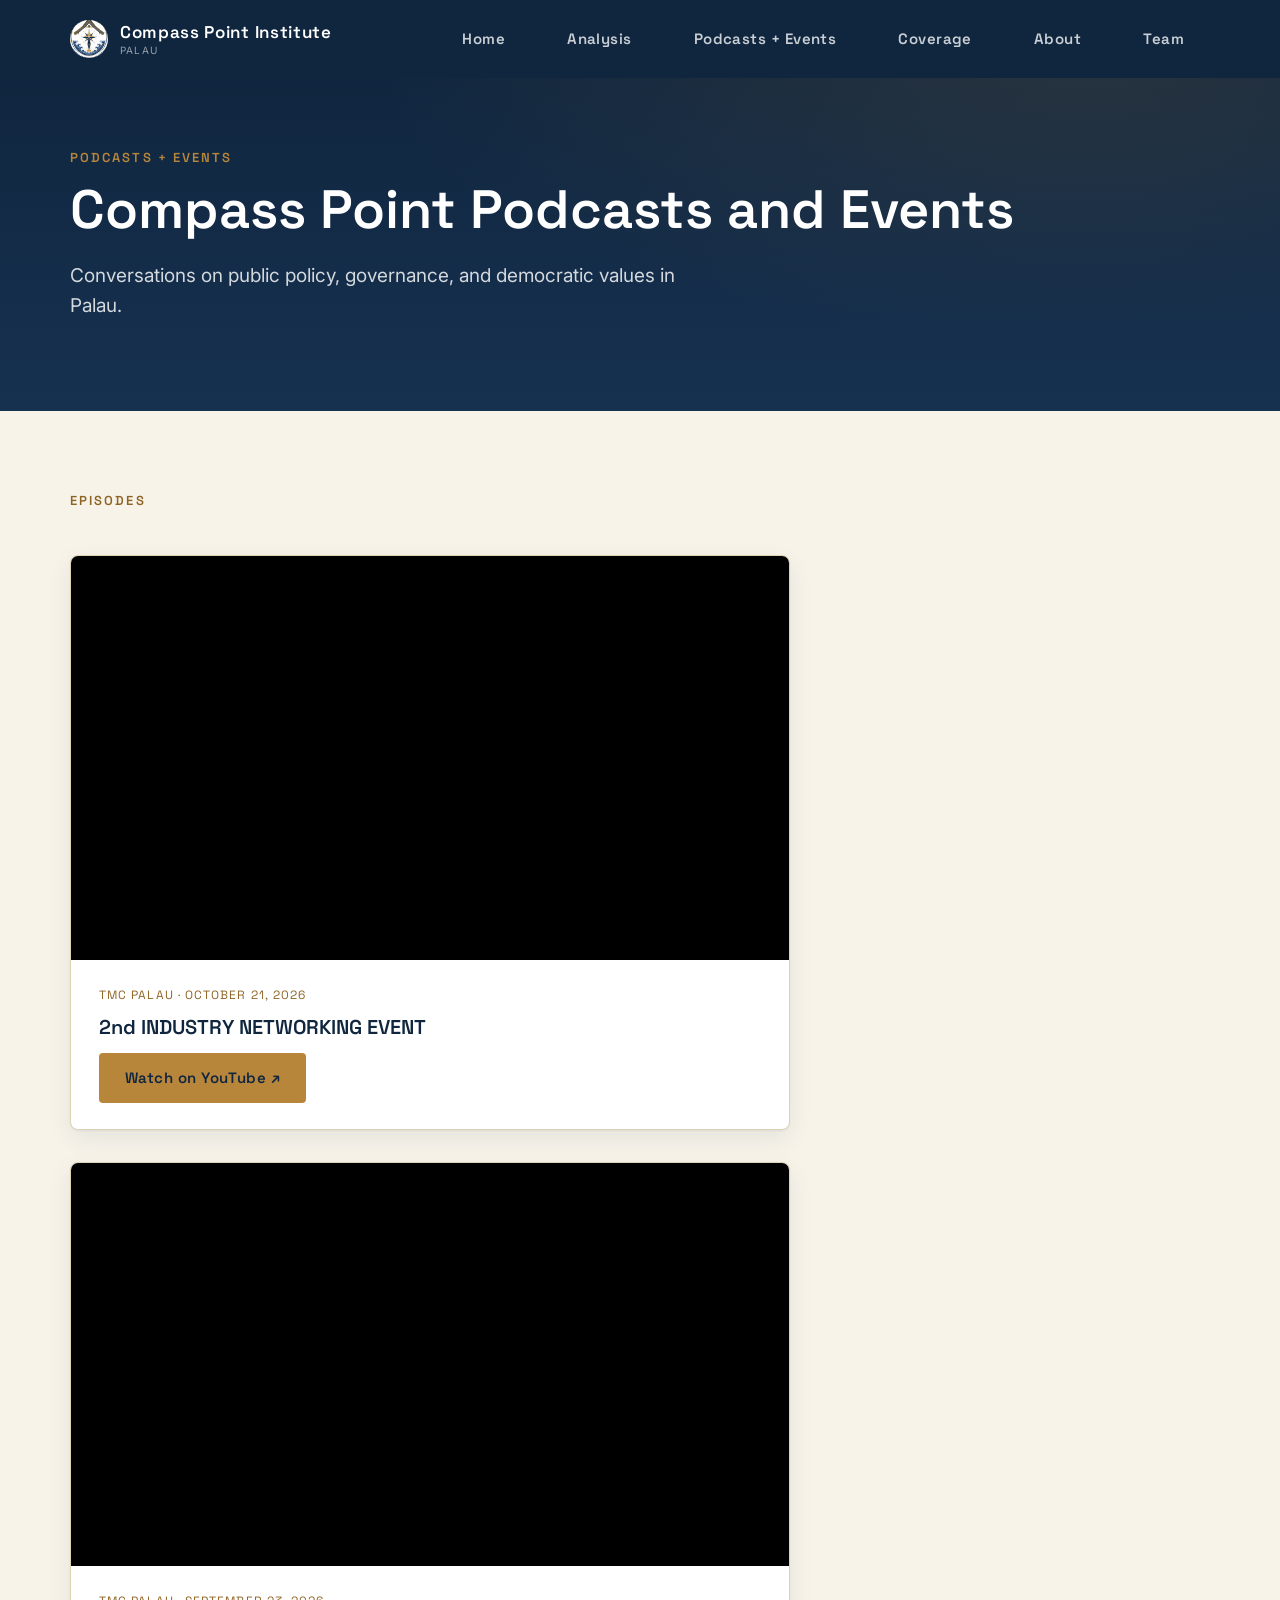
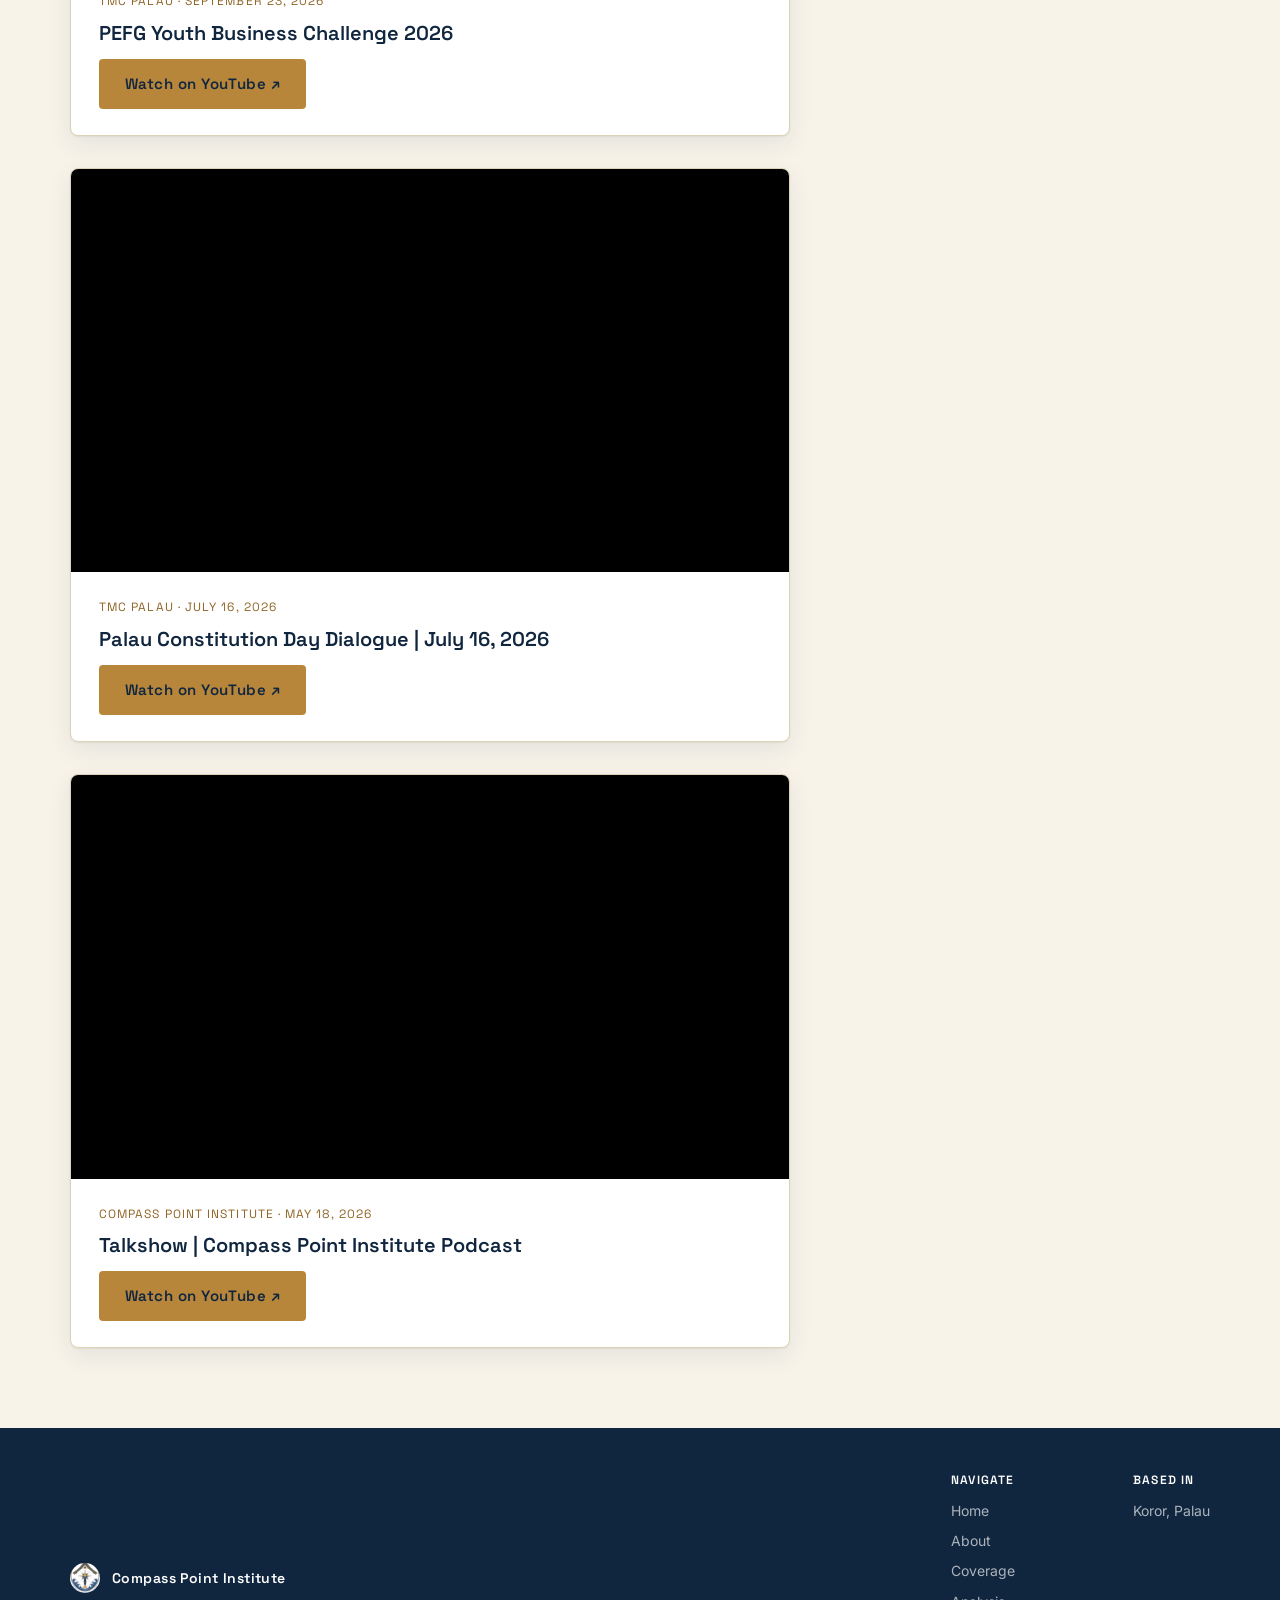
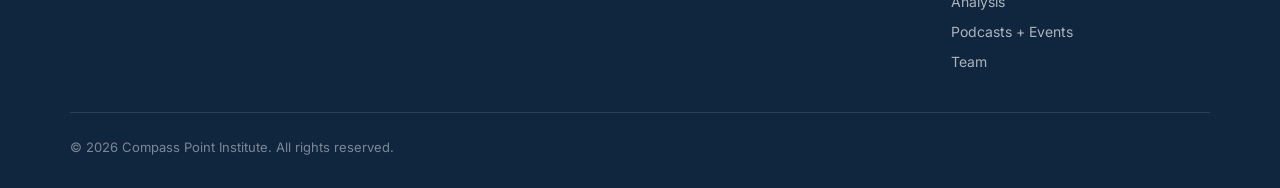
<file: podcast.html>
<!DOCTYPE html>
<html lang="en">
<head>
<meta charset="UTF-8">
<meta name="viewport" content="width=device-width, initial-scale=1.0">
<title>Podcasts + Events &mdash; Compass Point Institute</title>
<meta name="description" content="Compass Point Institute Podcast &mdash; conversations on public policy, governance, and democratic values in Palau.">
<link rel="icon" type="image/jpeg" href="assets/logo.jpg">
<link rel="preconnect" href="https://fonts.googleapis.com">
<link href="https://fonts.googleapis.com/css2?family=Space+Grotesk:wght@500;600;700&family=Inter:wght@400;500;600&display=swap" rel="stylesheet">
<link rel="stylesheet" href="styles.css">
</head>
<body>

<nav class="site-nav">
  <div class="wrap site-nav-inner">
    <a href="index.html" class="brand">
      <img src="assets/logo.jpg" alt="Compass Point Institute emblem">
      <span class="brand-text">Compass Point Institute<small>Palau</small></span>
    </a>
    <button class="nav-toggle" aria-label="Toggle menu">&#9776;</button>
    <ul class="nav-links">
      <li><a href="index.html" class="btn btn-gold nav-btn">Home</a></li>
      <li><a href="analysis.html" class="btn btn-gold nav-btn">Analysis</a></li>
      <li><a href="podcast.html" class="btn btn-gold nav-btn">Podcasts + Events</a></li>
      <li><a href="index.html#coverage" class="btn btn-gold nav-btn">Coverage</a></li>
      <li><a href="about.html" class="btn btn-gold nav-btn">About</a></li>
      <li><a href="team.html" class="btn btn-gold nav-btn">Team</a></li>
    </ul>
  </div>
</nav>

<header class="hero" style="padding: 70px 0;">
  <div class="wrap" style="grid-template-columns: 1fr;">
    <div>
      <span class="eyebrow">Podcasts + Events</span>
      <h1>Compass Point Podcasts and Events</h1>
      <p class="lede">Conversations on public policy, governance, and democratic values in Palau.</p>
    </div>
  </div>
</header>

<section>
  <div class="wrap">
    <div class="section-head">
      <span class="eyebrow">Episodes</span>
    </div>
    <div class="episode-list">
      <div class="episode-card">
        <div class="episode-video">
          <iframe src="https://www.youtube.com/embed/ypmZEw1LxPg" title="2nd INDUSTRY NETWORKING EVENT" allow="accelerometer; autoplay; clipboard-write; encrypted-media; gyroscope; picture-in-picture; web-share" allowfullscreen loading="lazy"></iframe>
        </div>
        <div class="episode-body">
          <span class="press-meta">TMC Palau &middot; October 21, 2026</span>
          <h3>2nd INDUSTRY NETWORKING EVENT</h3>
          <a href="https://www.youtube.com/watch?v=ypmZEw1LxPg" class="btn btn-gold" target="_blank" rel="noopener">Watch on YouTube &nearr;</a>
        </div>
      </div>
      <div class="episode-card">
        <div class="episode-video">
          <iframe src="https://www.youtube.com/embed/Z_qNmdZrKEs" title="PEFG Youth Business Challenge 2026" allow="accelerometer; autoplay; clipboard-write; encrypted-media; gyroscope; picture-in-picture; web-share" allowfullscreen loading="lazy"></iframe>
        </div>
        <div class="episode-body">
          <span class="press-meta">TMC Palau &middot; September 23, 2026</span>
          <h3>PEFG Youth Business Challenge 2026</h3>
          <a href="https://www.youtube.com/watch?v=Z_qNmdZrKEs" class="btn btn-gold" target="_blank" rel="noopener">Watch on YouTube &nearr;</a>
        </div>
      </div>
      <div class="episode-card">
        <div class="episode-video">
          <iframe src="https://www.youtube.com/embed/8DqmbY4WP4o" title="Palau Constitution Day Dialogue | July 16, 2026" allow="accelerometer; autoplay; clipboard-write; encrypted-media; gyroscope; picture-in-picture; web-share" allowfullscreen loading="lazy"></iframe>
        </div>
        <div class="episode-body">
          <span class="press-meta">TMC Palau &middot; July 16, 2026</span>
          <h3>Palau Constitution Day Dialogue | July 16, 2026</h3>
          <a href="https://www.youtube.com/watch?v=8DqmbY4WP4o" class="btn btn-gold" target="_blank" rel="noopener">Watch on YouTube &nearr;</a>
        </div>
      </div>
      <div class="episode-card">
        <div class="episode-video">
          <iframe src="https://www.youtube.com/embed/YIsRON-BPAM" title="Compass Point Institute Podcast" allow="accelerometer; autoplay; clipboard-write; encrypted-media; gyroscope; picture-in-picture; web-share" allowfullscreen loading="lazy"></iframe>
        </div>
        <div class="episode-body">
          <span class="press-meta">Compass Point Institute &middot; May 18, 2026</span>
          <h3>Talkshow | Compass Point Institute Podcast</h3>
          <a href="https://www.youtube.com/watch?v=YIsRON-BPAM" class="btn btn-gold" target="_blank" rel="noopener">Watch on YouTube &nearr;</a>
        </div>
      </div>
    </div>
  </div>
</section>

<footer class="site-footer">
  <div class="wrap">
    <div class="footer-top">
      <div class="footer-brand">
        <img src="assets/logo.jpg" alt="Compass Point Institute emblem">
        <span>Compass Point Institute</span>
      </div>
      <div class="footer-cols">
        <div class="footer-col">
          <h4>Navigate</h4>
          <a href="index.html">Home</a>
          <a href="about.html">About</a>
          <a href="index.html#coverage">Coverage</a>
          <a href="analysis.html">Analysis</a>
          <a href="podcast.html">Podcasts + Events</a>
          <a href="team.html">Team</a>
        </div>
        <div class="footer-col">
          <h4>Based In</h4>
          <p>Koror, Palau</p>
        </div>
      </div>
    </div>
    <div class="footer-bottom">
      <span>&copy; 2026 Compass Point Institute. All rights reserved.</span>
    </div>
  </div>
</footer>

<script src="app.js"></script>
</body>
</html>
</file>
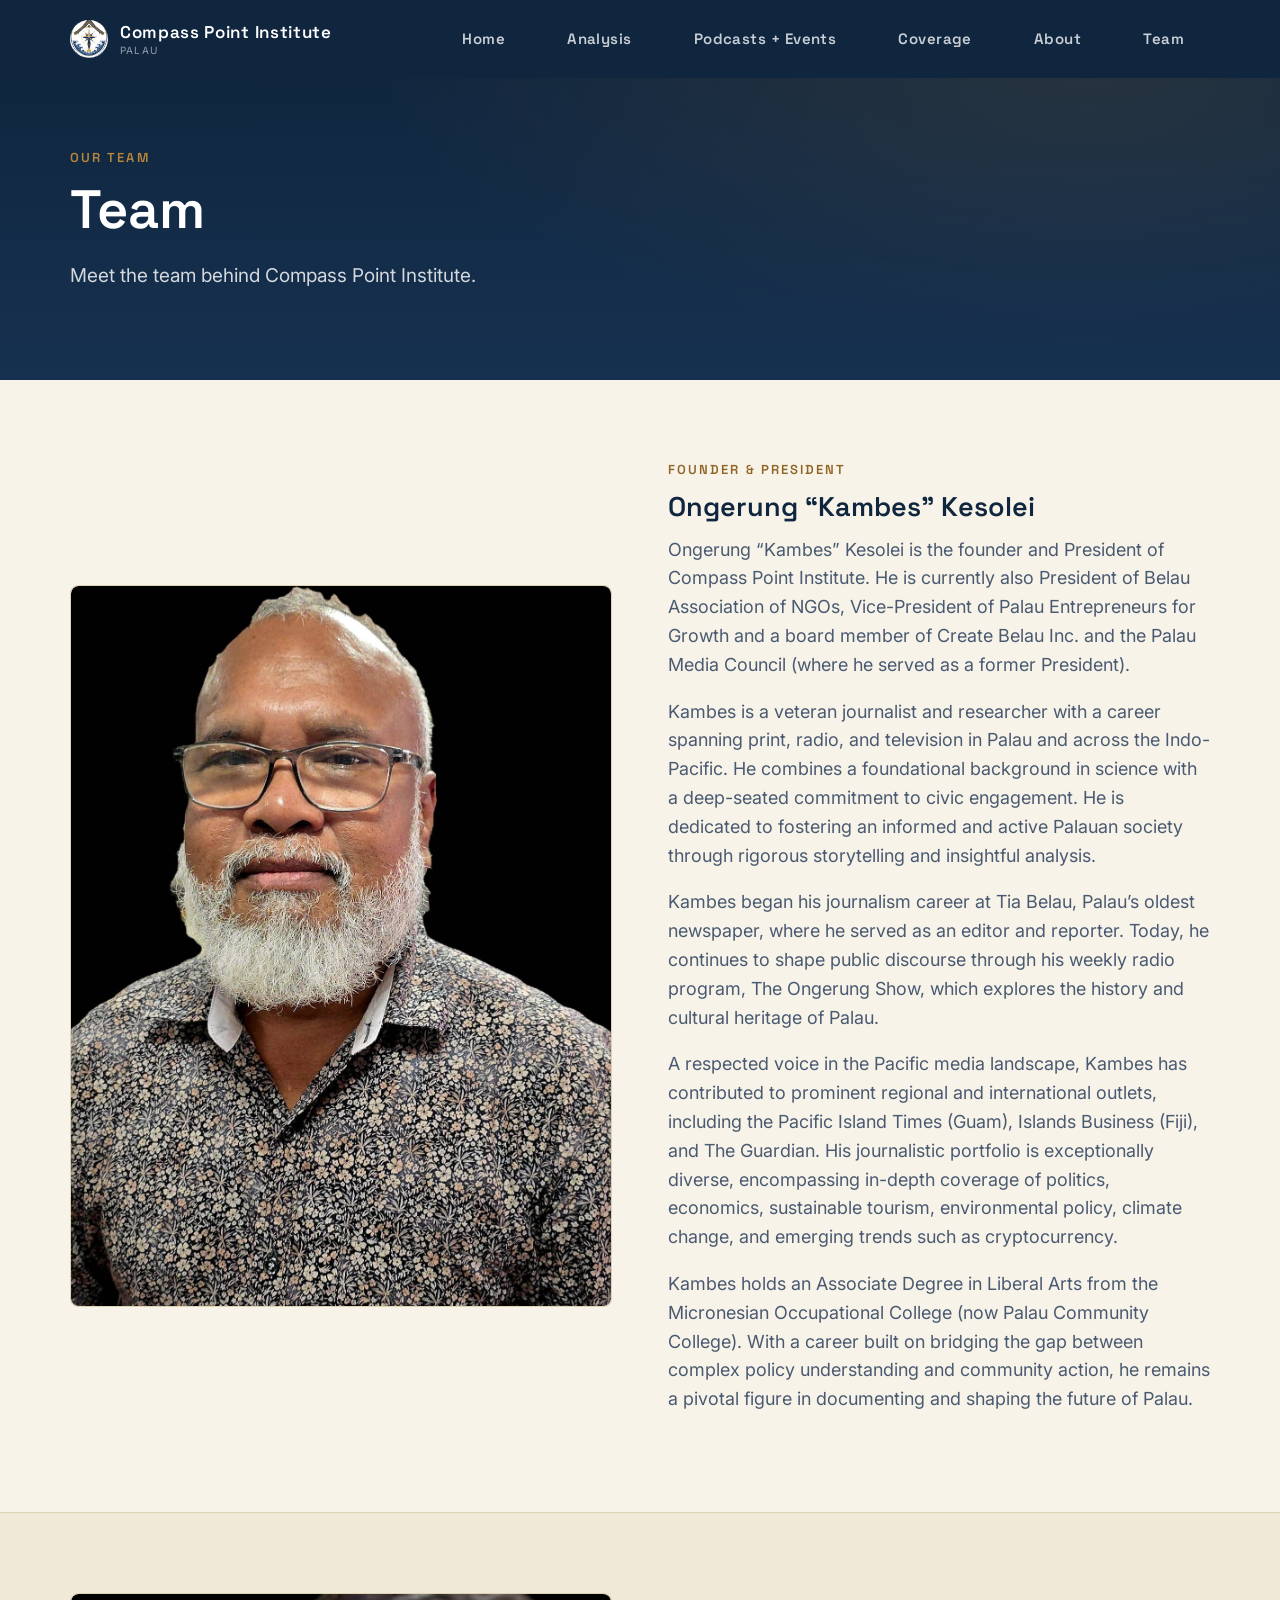
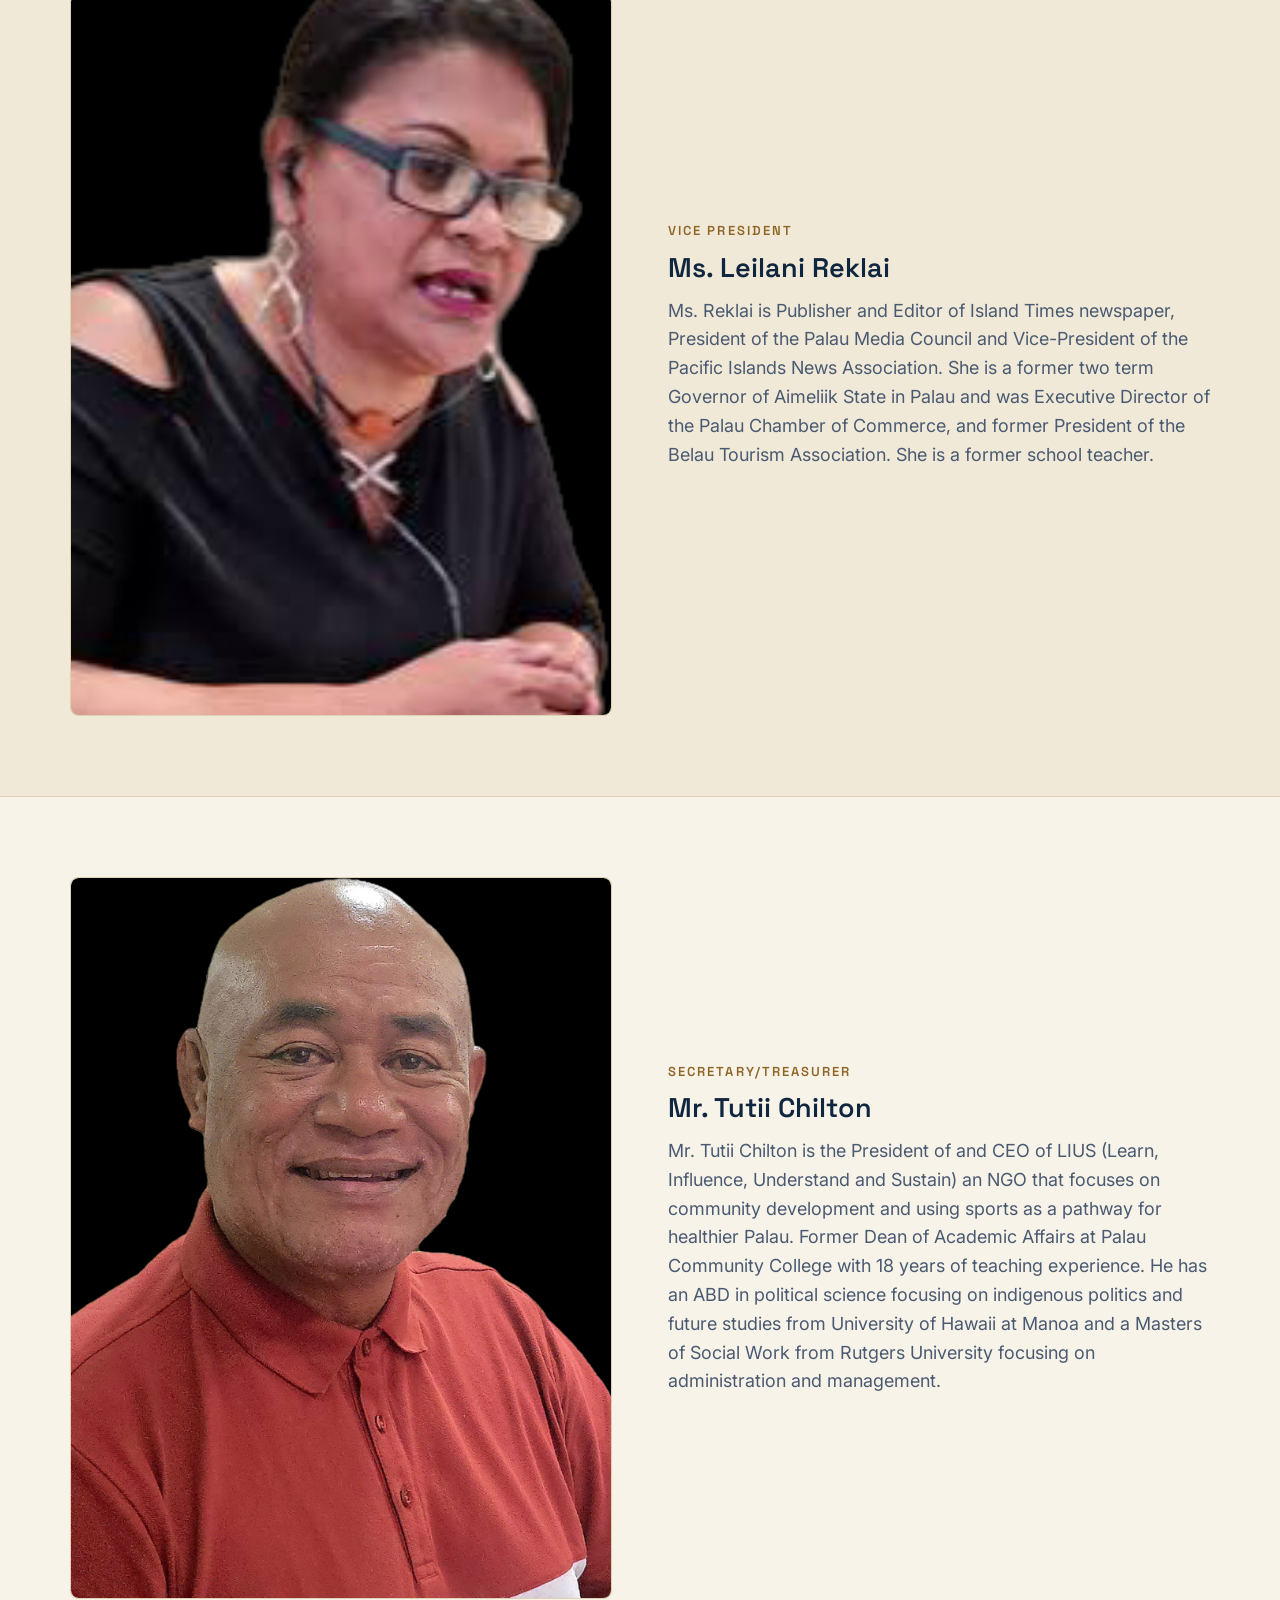
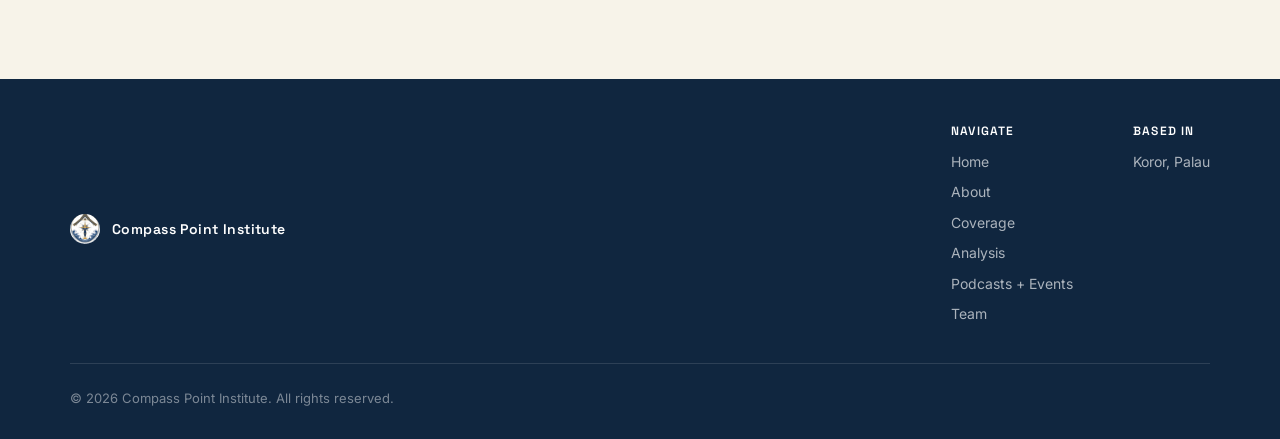
<file: team.html>
<!DOCTYPE html>
<html lang="en">
<head>
<meta charset="UTF-8">
<meta name="viewport" content="width=device-width, initial-scale=1.0">
<title>Team &mdash; Compass Point Institute</title>
<meta name="description" content="Meet the team at Compass Point Institute: founder and President Ongerung &quot;Kambes&quot; Kesolei, Secretary/Treasurer Tutii Chilton, and Vice President Leilani Reklai.">
<link rel="icon" type="image/jpeg" href="assets/logo.jpg">
<link rel="preconnect" href="https://fonts.googleapis.com">
<link href="https://fonts.googleapis.com/css2?family=Space+Grotesk:wght@500;600;700&family=Inter:wght@400;500;600&display=swap" rel="stylesheet">
<link rel="stylesheet" href="styles.css">
</head>
<body>

<nav class="site-nav">
  <div class="wrap site-nav-inner">
    <a href="index.html" class="brand">
      <img src="assets/logo.jpg" alt="Compass Point Institute emblem">
      <span class="brand-text">Compass Point Institute<small>Palau</small></span>
    </a>
    <button class="nav-toggle" aria-label="Toggle menu">&#9776;</button>
    <ul class="nav-links">
      <li><a href="index.html" class="btn btn-gold nav-btn">Home</a></li>
      <li><a href="analysis.html" class="btn btn-gold nav-btn">Analysis</a></li>
      <li><a href="podcast.html" class="btn btn-gold nav-btn">Podcasts + Events</a></li>
      <li><a href="index.html#coverage" class="btn btn-gold nav-btn">Coverage</a></li>
      <li><a href="about.html" class="btn btn-gold nav-btn">About</a></li>
      <li><a href="team.html" class="btn btn-gold nav-btn">Team</a></li>
    </ul>
  </div>
</nav>

<header class="hero" style="padding: 70px 0;">
  <div class="wrap" style="grid-template-columns: 1fr;">
    <div>
      <span class="eyebrow">Our Team</span>
      <h1>Team</h1>
      <p class="lede">Meet the team behind Compass Point Institute.</p>
    </div>
  </div>
</header>

<section>
  <div class="wrap split">
    <div class="leader-photo"><img src="assets/kambes-kesolei.jpg" alt="Ongerung &ldquo;Kambes&rdquo; Kesolei"></div>
    <div class="leader-bio">
      <span class="eyebrow">Founder &amp; President</span>
      <h2>Ongerung &ldquo;Kambes&rdquo; Kesolei</h2>
      <p>Ongerung &ldquo;Kambes&rdquo; Kesolei is the founder and President of Compass Point Institute. He is currently also President of Belau Association of NGOs, Vice-President of Palau Entrepreneurs for Growth and a board member of Create Belau Inc. and the Palau Media Council (where he served as a former President).</p>
      <p>Kambes is a veteran journalist and researcher with a career spanning print, radio, and television in Palau and across the Indo-Pacific. He combines a foundational background in science with a deep-seated commitment to civic engagement. He is dedicated to fostering an informed and active Palauan society through rigorous storytelling and insightful analysis.</p>
      <p>Kambes began his journalism career at Tia Belau, Palau&rsquo;s oldest newspaper, where he served as an editor and reporter. Today, he continues to shape public discourse through his weekly radio program, The Ongerung Show, which explores the history and cultural heritage of Palau.</p>
      <p>A respected voice in the Pacific media landscape, Kambes has contributed to prominent regional and international outlets, including the Pacific Island Times (Guam), Islands Business (Fiji), and The Guardian. His journalistic portfolio is exceptionally diverse, encompassing in-depth coverage of politics, economics, sustainable tourism, environmental policy, climate change, and emerging trends such as cryptocurrency.</p>
      <p>Kambes holds an Associate Degree in Liberal Arts from the Micronesian Occupational College (now Palau Community College). With a career built on bridging the gap between complex policy understanding and community action, he remains a pivotal figure in documenting and shaping the future of Palau.</p>
    </div>
  </div>
</section>

<section class="section-alt">
  <div class="wrap split">
    <div class="leader-photo"><img src="assets/leilani-reklai.jpg" alt="Leilani Reklai"></div>
    <div class="leader-bio">
      <span class="eyebrow">Vice President</span>
      <h2>Ms. Leilani Reklai</h2>
      <p>Ms. Reklai is Publisher and Editor of Island Times newspaper, President of the Palau Media Council and Vice-President of the Pacific Islands News Association. She is a former two term Governor of Aimeliik State in Palau and was Executive Director of the Palau Chamber of Commerce, and former President of the Belau Tourism Association. She is a former school teacher.</p>
    </div>
  </div>
</section>

<section>
  <div class="wrap split">
    <div class="leader-photo"><img src="assets/tutii-chilton.jpg" alt="Tutii Chilton"></div>
    <div class="leader-bio">
      <span class="eyebrow">Secretary/Treasurer</span>
      <h2>Mr. Tutii Chilton</h2>
      <p>Mr. Tutii Chilton is the President of and CEO of LIUS (Learn, Influence, Understand and Sustain) an NGO that focuses on community development and using sports as a pathway for healthier Palau. Former Dean of Academic Affairs at Palau Community College with 18 years of teaching experience. He has an ABD in political science focusing on indigenous politics and future studies from University of Hawaii at Manoa and a Masters of Social Work from Rutgers University focusing on administration and management.</p>
    </div>
  </div>
</section>

<footer class="site-footer">
  <div class="wrap">
    <div class="footer-top">
      <div class="footer-brand">
        <img src="assets/logo.jpg" alt="Compass Point Institute emblem">
        <span>Compass Point Institute</span>
      </div>
      <div class="footer-cols">
        <div class="footer-col">
          <h4>Navigate</h4>
          <a href="index.html">Home</a>
          <a href="about.html">About</a>
          <a href="index.html#coverage">Coverage</a>
          <a href="analysis.html">Analysis</a>
          <a href="podcast.html">Podcasts + Events</a>
          <a href="team.html">Team</a>
        </div>
        <div class="footer-col">
          <h4>Based In</h4>
          <p>Koror, Palau</p>
        </div>
      </div>
    </div>
    <div class="footer-bottom">
      <span>&copy; 2026 Compass Point Institute. All rights reserved.</span>
    </div>
  </div>
</footer>

<script src="app.js"></script>
</body>
</html>
</file>
<file: styles.css>
:root {
  --paper: #f7f3e9;
  --paper-2: #f0e9d8;
  --card: #ffffff;
  --ink: #10263f;
  --ink-soft: #4a5a71;
  --line: #ddd2b3;
  --line-strong: #c7b98c;
  --gold: #b8863b;
  --gold-deep: #8f6526;
  --lagoon: #0e7a72;
  --shadow: 0 1px 2px rgba(16, 38, 63, 0.06), 0 8px 24px rgba(16, 38, 63, 0.08);
  --maxw: 1140px;
  --font-heading: "Space Grotesk", "Helvetica Neue", Arial, sans-serif;
  --font-body: "Inter", "Helvetica Neue", Arial, sans-serif;
}

* { box-sizing: border-box; }
html { -webkit-text-size-adjust: 100%; scroll-behavior: smooth; }

body {
  margin: 0;
  background: var(--paper);
  color: var(--ink);
  font-family: var(--font-body);
  font-size: 18px;
  line-height: 1.6;
  -webkit-font-smoothing: antialiased;
}

a { color: inherit; }
img { max-width: 100%; display: block; }

.wrap { width: min(var(--maxw), 92%); margin: 0 auto; }

h1, h2, h3, h4 {
  font-family: var(--font-heading);
  font-weight: 600;
  line-height: 1.15;
  margin: 0 0 0.5em;
  color: var(--ink);
}

p { margin: 0 0 1em; color: var(--ink-soft); }

.eyebrow {
  font-family: var(--font-heading);
  text-transform: uppercase;
  letter-spacing: 0.16em;
  font-size: 13px;
  font-weight: 600;
  color: var(--gold-deep);
  margin: 0 0 10px;
  display: block;
}

/* ---------- Nav ---------- */
.site-nav {
  background: var(--ink);
  position: sticky;
  top: 0;
  z-index: 40;
}
.site-nav-inner {
  display: flex;
  align-items: center;
  justify-content: space-between;
  padding: 14px 0;
  gap: 24px;
}
.brand {
  display: flex;
  align-items: center;
  gap: 12px;
  text-decoration: none;
  color: #fff;
}
.brand img {
  width: 38px;
  height: 38px;
  border-radius: 50%;
  object-fit: cover;
  object-position: 50% 45%;
}
.brand-text {
  font-family: var(--font-heading);
  font-weight: 600;
  letter-spacing: 0.04em;
  font-size: 17px;
  line-height: 1.2;
}
.brand-text small {
  display: block;
  font-family: var(--font-body);
  font-weight: 400;
  letter-spacing: 0.12em;
  text-transform: uppercase;
  font-size: 10px;
  color: rgba(255, 255, 255, 0.55);
  margin-top: 2px;
}
.nav-btn {
  padding: 9px 10px;
  font-size: 13px;
  text-transform: none;
  white-space: nowrap;
}
.nav-links .nav-btn {
  background: none;
  color: rgba(255, 255, 255, 0.78);
  border-radius: 0;
}
.nav-links .nav-btn:hover {
  background: none;
  color: #fff;
}
.nav-links {
  display: flex;
  align-items: center;
  gap: 10px;
  list-style: none;
  margin: 0;
  padding: 0;
}
.nav-toggle {
  display: none;
  background: none;
  border: 1px solid rgba(255,255,255,0.3);
  border-radius: 6px;
  color: #fff;
  width: 40px;
  height: 36px;
  font-size: 18px;
  cursor: pointer;
}

/* ---------- Hero ---------- */
.hero {
  background:
    radial-gradient(1200px 500px at 85% -10%, rgba(184,134,59,0.14), transparent 60%),
    linear-gradient(180deg, var(--ink) 0%, #163150 100%);
  color: #fff;
  padding: 90px 0 100px;
}
.hero .wrap {
  display: grid;
  grid-template-columns: 1.2fr 0.8fr;
  gap: 48px;
  align-items: center;
}
.hero h1 {
  color: #fff;
  font-size: clamp(34px, 4.4vw, 54px);
  margin-bottom: 20px;
}
.hero p.lede {
  color: rgba(255,255,255,0.82);
  font-size: 19px;
  max-width: 52ch;
}
.hero .eyebrow { color: var(--gold); }
.hero-emblem {
  justify-self: center;
  width: min(230px, 70%);
  filter: drop-shadow(0 12px 30px rgba(0,0,0,0.35));
}
.hero-emblem img { width: 100%; border-radius: 12px; }

.cta-row { display: flex; gap: 16px; margin-top: 30px; flex-wrap: wrap; }
.btn {
  display: inline-block;
  font-family: var(--font-heading);
  font-weight: 600;
  text-decoration: none;
  padding: 13px 26px;
  border-radius: 4px;
  letter-spacing: 0.03em;
  font-size: 15px;
  transition: transform 0.15s ease, box-shadow 0.15s ease;
}
.btn-gold {
  background: var(--gold);
  color: var(--ink);
}
.btn-gold:hover { background: #c8974a; }
.btn-ghost {
  border: 1px solid rgba(255,255,255,0.4);
  color: #fff;
}
.btn-ghost:hover { border-color: #fff; background: rgba(255,255,255,0.08); }

/* ---------- Sections ---------- */
section { padding: 80px 0; }
.section-tight { padding: 60px 0; }
.section-head { max-width: 62ch; margin-bottom: 44px; }
.section-alt { background: var(--paper-2); border-top: 1px solid var(--line); border-bottom: 1px solid var(--line); }

.pillars {
  display: grid;
  grid-template-columns: repeat(3, 1fr);
  gap: 28px;
}
.pillar-card {
  background: var(--card);
  border: 1px solid var(--line);
  border-radius: 8px;
  padding: 30px 26px;
  box-shadow: var(--shadow);
}
.pillar-card .num {
  font-family: var(--font-heading);
  color: var(--gold-deep);
  font-size: 13px;
  letter-spacing: 0.14em;
  font-weight: 600;
  margin-bottom: 14px;
  display: block;
}
.pillar-card h3 { font-size: 20px; margin-bottom: 10px; }
.pillar-card p { margin: 0; font-size: 15.5px; }

.split {
  display: grid;
  grid-template-columns: 1fr 1fr;
  gap: 56px;
  align-items: center;
}
.split img, .split .img-box {
  border-radius: 8px;
  box-shadow: var(--shadow);
}
.img-box {
  aspect-ratio: 3/4;
  background: var(--card);
  border: 1px solid var(--line);
  display: flex;
  align-items: center;
  justify-content: center;
  padding: 24px;
}
.img-box img { width: 100%; border-radius: 6px; }

.stat-row {
  display: grid;
  grid-template-columns: repeat(3, 1fr);
  gap: 28px;
  margin-top: 10px;
}
.stat {
  text-align: center;
  padding: 20px;
}
.stat .n {
  font-family: var(--font-heading);
  font-size: 40px;
  font-weight: 700;
  color: var(--gold-deep);
}
.stat .l {
  font-size: 13px;
  text-transform: uppercase;
  letter-spacing: 0.1em;
  color: var(--ink-soft);
}

/* ---------- Team ---------- */
.team-grid {
  display: grid;
  grid-template-columns: repeat(3, 1fr);
  gap: 30px;
}
.team-card {
  background: var(--card);
  border: 1px solid var(--line);
  border-radius: 8px;
  overflow: hidden;
  box-shadow: var(--shadow);
}
.team-photo {
  aspect-ratio: 1;
  background: linear-gradient(135deg, var(--paper-2), var(--line));
  display: flex;
  align-items: center;
  justify-content: center;
  color: var(--ink-soft);
  font-family: var(--font-heading);
  font-size: 13px;
  letter-spacing: 0.08em;
  text-transform: uppercase;
}
.leader-photo {
  aspect-ratio: 3 / 4;
  border-radius: 8px;
  border: 1px solid var(--line);
  background: linear-gradient(135deg, var(--paper-2), var(--line));
  display: flex;
  align-items: center;
  justify-content: center;
  color: var(--ink-soft);
  font-family: var(--font-heading);
  font-size: 13px;
  letter-spacing: 0.08em;
  text-transform: uppercase;
  overflow: hidden;
}
.leader-photo img {
  width: 100%;
  height: 100%;
  object-fit: cover;
}
.leader-bio p { margin-bottom: 1em; }
.team-body { padding: 20px 22px 24px; }
.team-body h3 { font-size: 18px; margin-bottom: 2px; }
.team-role {
  font-family: var(--font-heading);
  font-size: 13px;
  color: var(--gold-deep);
  text-transform: uppercase;
  letter-spacing: 0.06em;
  margin-bottom: 10px;
  display: block;
}
.team-body p { font-size: 15px; margin: 0; }
.placeholder-tag {
  display: inline-block;
  margin-top: 12px;
  font-size: 11px;
  text-transform: uppercase;
  letter-spacing: 0.08em;
  background: var(--paper-2);
  border: 1px dashed var(--line-strong);
  color: var(--ink-soft);
  padding: 3px 8px;
  border-radius: 4px;
}

/* ---------- Press / Coverage ---------- */
.press-list {
  display: flex;
  flex-direction: column;
  gap: 22px;
}
.press-card {
  background: var(--card);
  border: 1px solid var(--line);
  border-radius: 8px;
  padding: 30px 32px;
  box-shadow: var(--shadow);
  display: flex;
  justify-content: space-between;
  align-items: flex-start;
  gap: 24px;
  flex-wrap: wrap;
}
.press-card-body { flex: 1 1 420px; }
.press-meta {
  font-family: var(--font-heading);
  font-size: 12px;
  text-transform: uppercase;
  letter-spacing: 0.09em;
  color: var(--gold-deep);
  margin-bottom: 10px;
  display: block;
}
.press-card h3 { font-size: 21px; margin-bottom: 10px; }
.press-card p { margin: 0; font-size: 15.5px; }
.press-card .btn {
  flex-shrink: 0;
  font-size: 14px;
  padding: 11px 22px;
}

/* ---------- Episodes ---------- */
.episode-card {
  background: var(--card);
  border: 1px solid var(--line);
  border-radius: 8px;
  overflow: hidden;
  box-shadow: var(--shadow);
  max-width: 720px;
}
.episode-list {
  display: flex;
  flex-direction: column;
  gap: 32px;
}
.episode-video {
  position: relative;
  aspect-ratio: 16 / 9;
  background: #000;
}
.episode-video iframe {
  position: absolute;
  inset: 0;
  width: 100%;
  height: 100%;
  border: 0;
}
.episode-body { padding: 26px 28px; }
.episode-body h3 { font-size: 20px; margin-bottom: 14px; }

/* ---------- Contact ---------- */
.contact-grid {
  display: grid;
  grid-template-columns: 1fr 1fr;
  gap: 56px;
}
.contact-card {
  background: var(--card);
  border: 1px solid var(--line);
  border-radius: 8px;
  padding: 34px;
  box-shadow: var(--shadow);
}
.contact-list { list-style: none; margin: 0; padding: 0; }
.contact-list li {
  padding: 14px 0;
  border-bottom: 1px solid var(--line);
  display: flex;
  gap: 14px;
}
.contact-list li:last-child { border-bottom: none; }
.contact-list .k {
  font-family: var(--font-heading);
  font-size: 12px;
  text-transform: uppercase;
  letter-spacing: 0.1em;
  color: var(--gold-deep);
  width: 100px;
  flex-shrink: 0;
  padding-top: 2px;
}
.contact-list .v a { text-decoration: none; }
.contact-list .v a:hover { text-decoration: underline; }

/* ---------- Quote / CTA band ---------- */
.band {
  background: linear-gradient(180deg, #163150, var(--ink));
  color: #fff;
  text-align: center;
}
.band h2 { color: #fff; font-size: clamp(24px, 3vw, 34px); }
.band p { color: rgba(255,255,255,0.78); max-width: 60ch; margin: 0 auto 24px; }

/* ---------- Footer ---------- */
.site-footer {
  background: var(--ink);
  color: rgba(255,255,255,0.65);
  padding: 46px 0 30px;
  font-size: 14px;
}
.footer-top {
  display: flex;
  justify-content: space-between;
  gap: 40px;
  padding-bottom: 30px;
  border-bottom: 1px solid rgba(255,255,255,0.12);
  margin-bottom: 24px;
  flex-wrap: wrap;
}
.footer-brand { display: flex; gap: 12px; align-items: center; }
.footer-brand img {
  width: 30px;
  height: 30px;
  border-radius: 50%;
  object-fit: cover;
  object-position: 50% 45%;
}
.footer-brand span {
  font-family: var(--font-heading);
  color: #fff;
  font-weight: 600;
  letter-spacing: 0.03em;
}
.footer-cols { display: flex; gap: 60px; flex-wrap: wrap; }
.footer-col h4 {
  color: #fff;
  font-size: 12px;
  text-transform: uppercase;
  letter-spacing: 0.1em;
  margin-bottom: 12px;
}
.footer-col a, .footer-col p {
  display: block;
  color: rgba(255,255,255,0.65);
  text-decoration: none;
  margin-bottom: 8px;
  font-size: 14px;
}
.footer-col a:hover { color: #fff; }
.footer-bottom {
  display: flex;
  justify-content: space-between;
  flex-wrap: wrap;
  gap: 10px;
  font-size: 13px;
  color: rgba(255,255,255,0.45);
}

/* ---------- Responsive ---------- */
@media (max-width: 860px) {
  .hero .wrap { grid-template-columns: 1fr; text-align: left; }
  .hero-emblem { justify-self: start; width: 140px; order: -1; }
  .pillars, .team-grid, .stat-row { grid-template-columns: 1fr; }
  .split { grid-template-columns: 1fr; }
  .contact-grid { grid-template-columns: 1fr; }
  .site-nav-inner { flex-wrap: wrap; row-gap: 12px; }
  .nav-links {
    width: 100%;
    flex-wrap: wrap;
    gap: 8px;
  }
  .nav-toggle { display: none; }
  .nav-btn { padding: 7px 12px; font-size: 11px; }
  .brand-text { font-size: 14px; }
  .brand-text small { display: none; }
}
</file>
